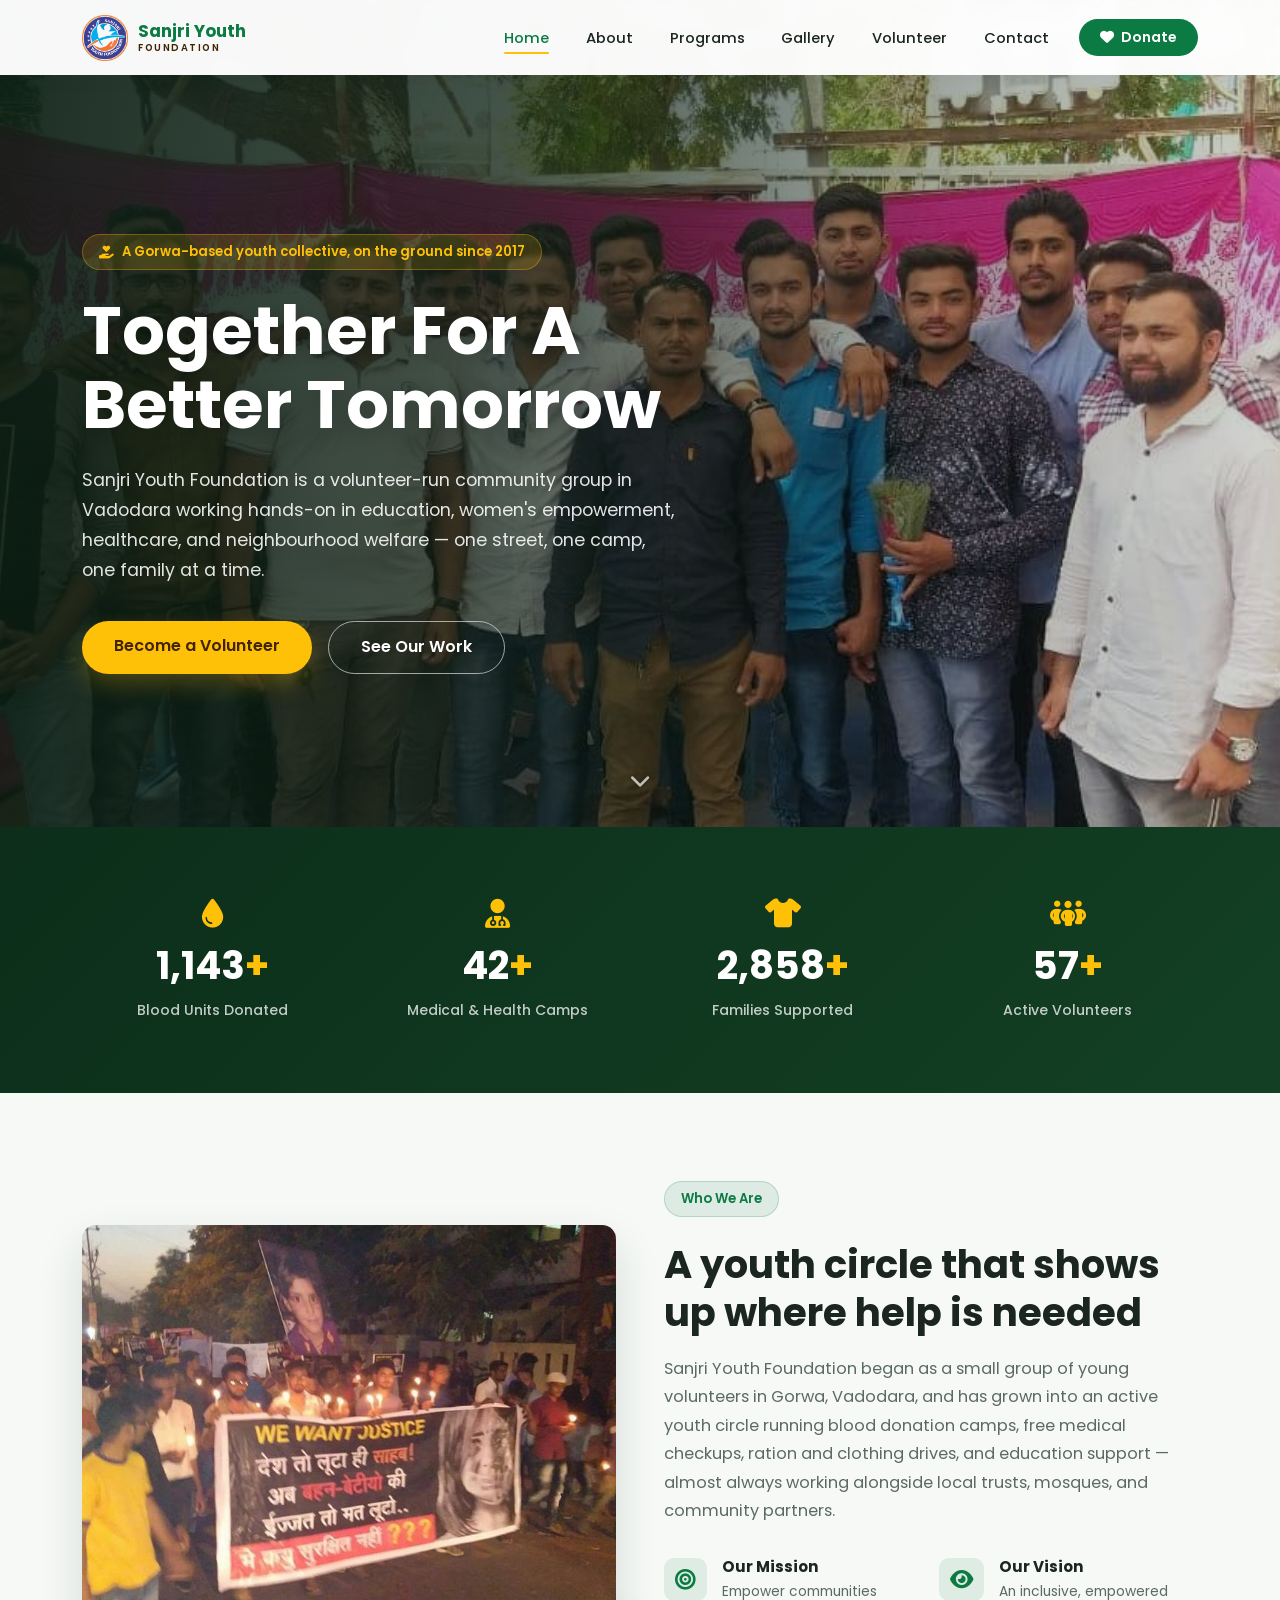
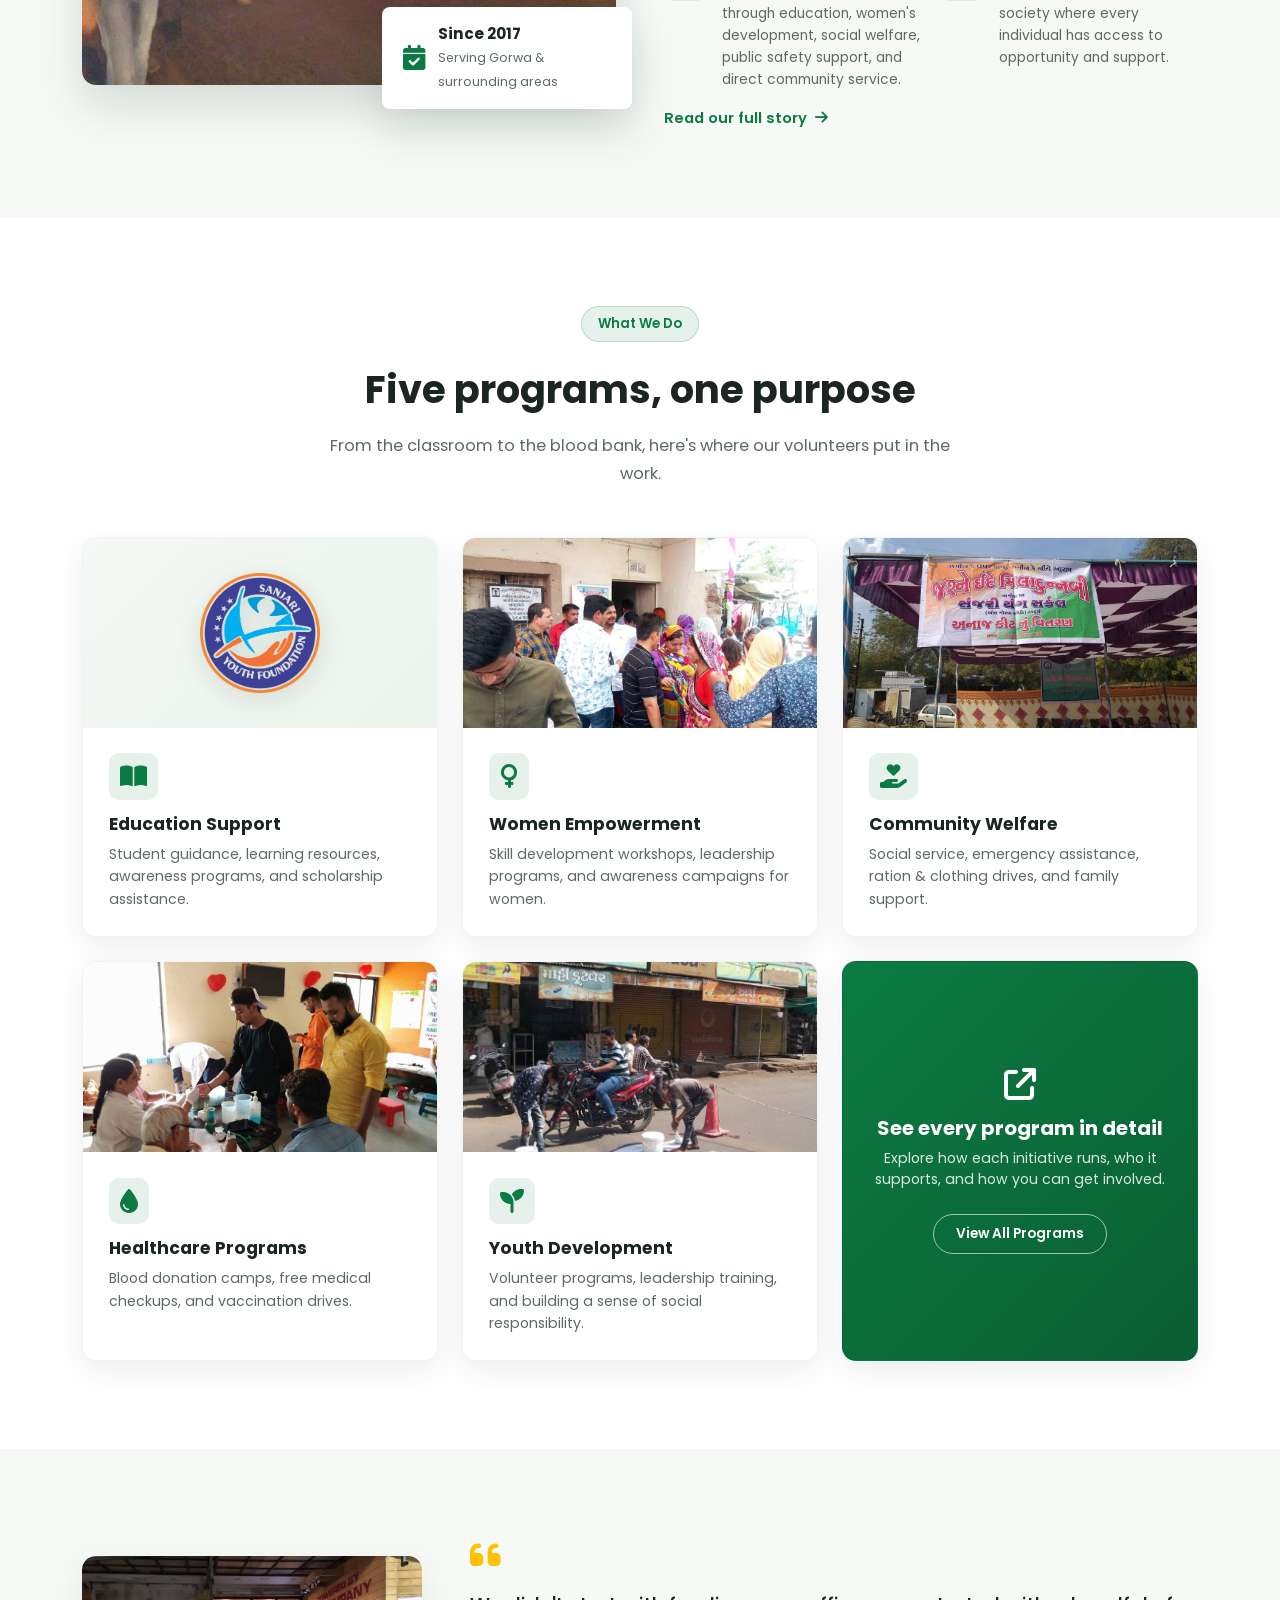
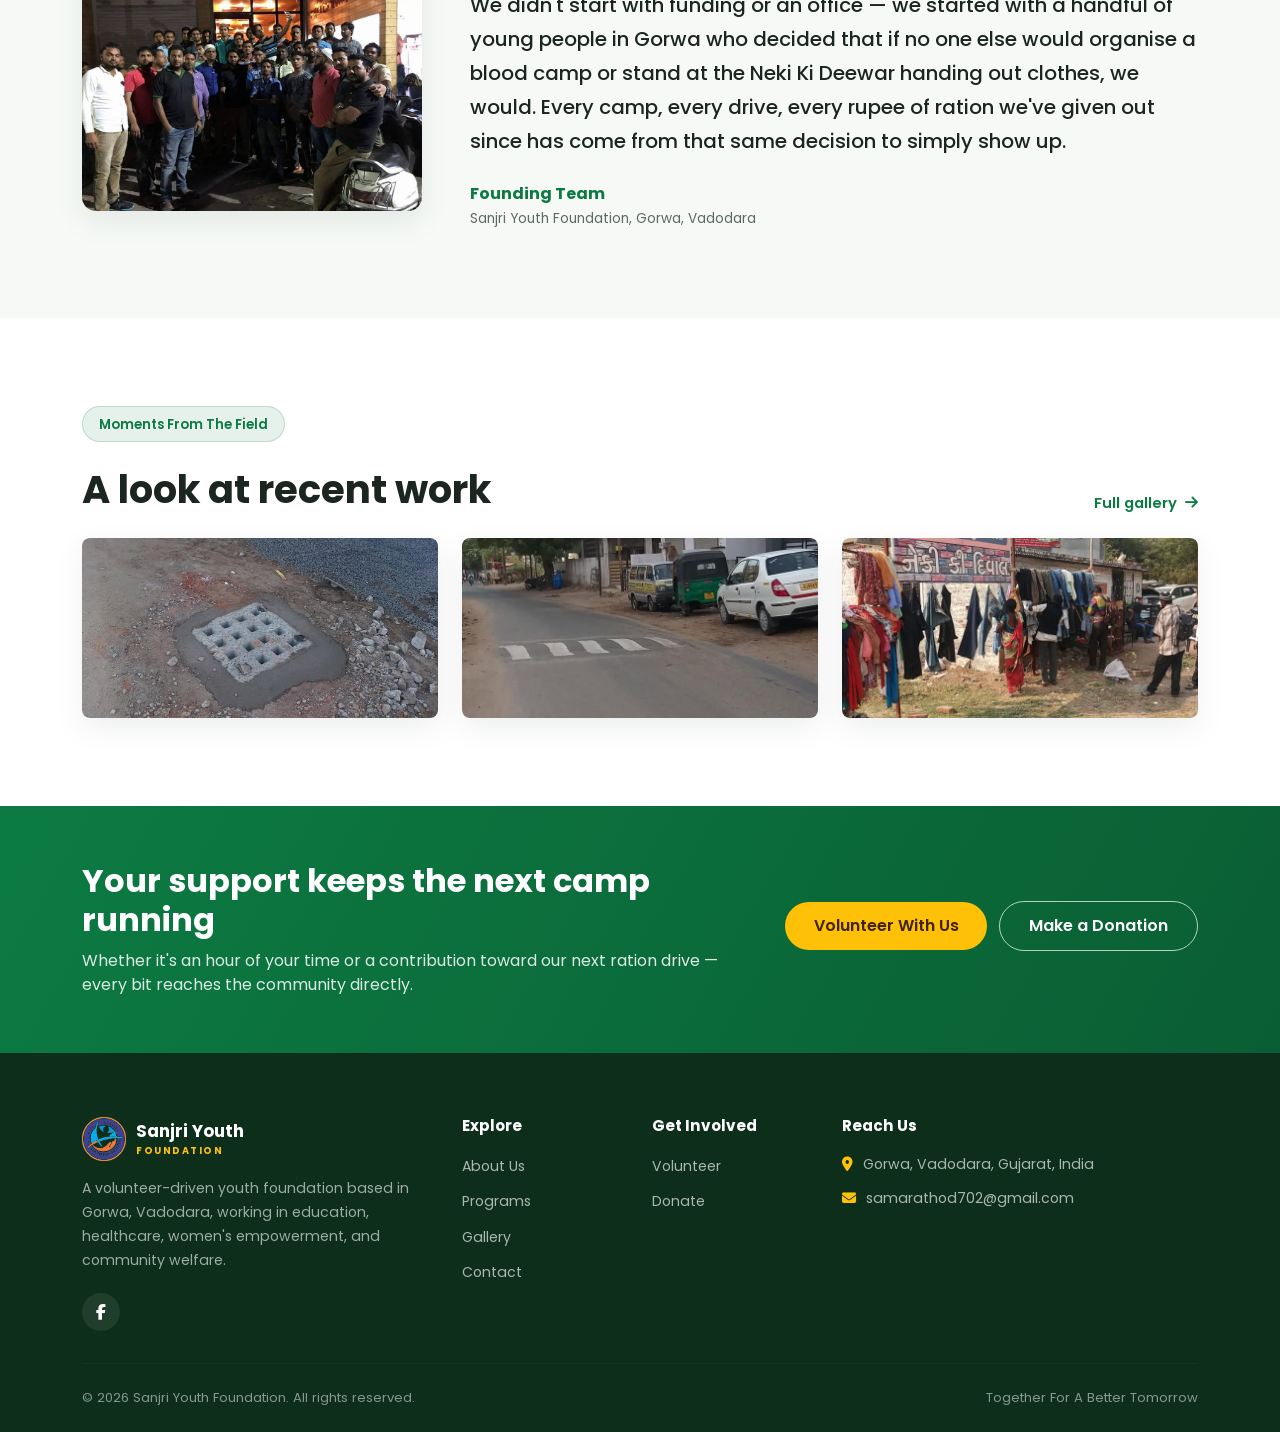
<file: index.html>
<!DOCTYPE html>
<html lang="en">
<head>
  <meta charset="UTF-8">
  <meta name="viewport" content="width=device-width, initial-scale=1.0">
  <title>Sanjri Youth Foundation | Together For A Better Tomorrow</title>
  <meta name="description" content="Sanjri Youth Foundation is a Vadodara-based youth volunteer group working on education, women's empowerment, healthcare camps, and community welfare across Gorwa.">

  <!-- Google Fonts: Poppins -->
  <link rel="preconnect" href="https://fonts.googleapis.com">
  <link rel="preconnect" href="https://fonts.gstatic.com" crossorigin>
  <link href="https://fonts.googleapis.com/css2?family=Poppins:ital,wght@0,300;0,400;0,500;0,600;0,700;0,800;1,400&display=swap" rel="stylesheet">

  <!-- Bootstrap 5 -->
  <link href="https://cdnjs.cloudflare.com/ajax/libs/bootstrap/5.3.3/css/bootstrap.min.css" rel="stylesheet">

  <!-- Font Awesome -->
  <link rel="stylesheet" href="https://cdnjs.cloudflare.com/ajax/libs/font-awesome/6.5.1/css/all.min.css">

  <!-- Custom CSS -->
  <link rel="stylesheet" href="css/style.css">
</head>
<body>

  <!-- ===== NAVBAR ===== -->
  <nav class="navbar navbar-expand-lg navbar-light fixed-top syf-navbar" id="mainNav">
    <div class="container">
      <a class="navbar-brand syf-brand" href="index.html">
        <img src="images/logo.png" alt="Sanjri Youth Foundation logo" class="syf-logo">
        <span class="syf-brand-text">
          Sanjri Youth<br><small>FOUNDATION</small>
        </span>
      </a>
      <button class="navbar-toggler" type="button" data-bs-toggle="collapse" data-bs-target="#syfNav" aria-controls="syfNav" aria-expanded="false" aria-label="Toggle navigation">
        <span class="navbar-toggler-icon"></span>
      </button>
      <div class="collapse navbar-collapse" id="syfNav">
        <ul class="navbar-nav ms-auto align-items-lg-center gap-lg-2">
          <li class="nav-item"><a class="nav-link active" href="index.html">Home</a></li>
          <li class="nav-item"><a class="nav-link" href="about.html">About</a></li>
          <li class="nav-item"><a class="nav-link" href="programs.html">Programs</a></li>
          <li class="nav-item"><a class="nav-link" href="gallery.html">Gallery</a></li>
          <li class="nav-item"><a class="nav-link" href="volunteer.html">Volunteer</a></li>
          <li class="nav-item"><a class="nav-link" href="contact.html">Contact</a></li>
          <li class="nav-item ms-lg-2">
            <a class="btn syf-btn-donate" href="donate.html"><i class="fa-solid fa-heart me-1"></i> Donate</a>
          </li>
        </ul>
      </div>
    </div>
  </nav>

  <!-- ===== HERO ===== -->
  <header class="syf-hero">
    <div class="syf-hero-bg" style="background-image: url('images/hero.jpg');"></div>
    <div class="syf-hero-overlay"></div>
    <div class="container syf-hero-content">
      <div class="row align-items-center">
        <div class="col-lg-8 syf-fade-up">
          <span class="syf-eyebrow"><i class="fa-solid fa-hand-holding-heart me-2"></i>A Gorwa-based youth collective, on the ground since 2017</span>
          <h1 class="syf-hero-title">Together For A<br>Better Tomorrow</h1>
          <p class="syf-hero-text">Sanjri Youth Foundation is a volunteer-run community group in Vadodara working hands-on in education, women's empowerment, healthcare, and neighbourhood welfare &mdash; one street, one camp, one family at a time.</p>
          <div class="syf-hero-actions">
            <a href="volunteer.html" class="btn syf-btn-primary">Become a Volunteer</a>
            <a href="programs.html" class="btn syf-btn-outline">See Our Work</a>
          </div>
        </div>
      </div>
    </div>
    <a href="#syfStats" class="syf-scroll-cue" aria-label="Scroll down">
      <i class="fa-solid fa-chevron-down"></i>
    </a>
  </header>

  <!-- ===== IMPACT COUNTERS ===== -->
  <section class="syf-stats" id="syfStats">
    <div class="container">
      <div class="row g-4 text-center">
        <div class="col-6 col-md-3">
          <div class="syf-stat-card">
            <i class="fa-solid fa-droplet syf-stat-icon"></i>
            <span class="syf-counter" data-target="1200">0</span><span class="syf-stat-suffix">+</span>
            <p class="syf-stat-label">Blood Units Donated</p>
          </div>
        </div>
        <div class="col-6 col-md-3">
          <div class="syf-stat-card">
            <i class="fa-solid fa-user-doctor syf-stat-icon"></i>
            <span class="syf-counter" data-target="45">0</span><span class="syf-stat-suffix">+</span>
            <p class="syf-stat-label">Medical &amp; Health Camps</p>
          </div>
        </div>
        <div class="col-6 col-md-3">
          <div class="syf-stat-card">
            <i class="fa-solid fa-shirt syf-stat-icon"></i>
            <span class="syf-counter" data-target="3000">0</span><span class="syf-stat-suffix">+</span>
            <p class="syf-stat-label">Families Supported</p>
          </div>
        </div>
        <div class="col-6 col-md-3">
          <div class="syf-stat-card">
            <i class="fa-solid fa-people-group syf-stat-icon"></i>
            <span class="syf-counter" data-target="60">0</span><span class="syf-stat-suffix">+</span>
            <p class="syf-stat-label">Active Volunteers</p>
          </div>
        </div>
      </div>
    </div>
  </section>

  <!-- ===== ABOUT SNAPSHOT ===== -->
  <section class="syf-section syf-about-snap">
    <div class="container">
      <div class="row align-items-center g-5">
        <div class="col-lg-6 syf-reveal">
          <div class="syf-about-img-wrap">
            <img src="images/about.jpg" alt="Sanjri Youth Foundation volunteers organising a relief distribution" class="img-fluid syf-about-img">
            <div class="syf-about-badge">
              <i class="fa-solid fa-calendar-check"></i>
              <div>
                <strong>Since 2017</strong>
                <span>Serving Gorwa &amp; surrounding areas</span>
              </div>
            </div>
          </div>
        </div>
        <div class="col-lg-6 syf-reveal">
          <span class="syf-eyebrow syf-eyebrow-dark">Who We Are</span>
          <h2 class="syf-section-title">A youth circle that shows up where help is needed</h2>
          <p class="syf-section-text">Sanjri Youth Foundation began as a small group of young volunteers in Gorwa, Vadodara, and has grown into an active youth circle running blood donation camps, free medical checkups, ration and clothing drives, and education support &mdash; almost always working alongside local trusts, mosques, and community partners.</p>
          <div class="row g-3 mt-2">
            <div class="col-sm-6">
              <div class="syf-mini-point">
                <i class="fa-solid fa-bullseye"></i>
                <div>
                  <h6>Our Mission</h6>
                  <p>Empower communities through education, women's development, social welfare, public safety support, and direct community service.</p>
                </div>
              </div>
            </div>
            <div class="col-sm-6">
              <div class="syf-mini-point">
                <i class="fa-solid fa-eye"></i>
                <div>
                  <h6>Our Vision</h6>
                  <p>An inclusive, empowered society where every individual has access to opportunity and support.</p>
                </div>
              </div>
            </div>
          </div>
          <a href="about.html" class="syf-link-arrow mt-3">Read our full story <i class="fa-solid fa-arrow-right"></i></a>
        </div>
      </div>
    </div>
  </section>

  <!-- ===== PROGRAMS PREVIEW ===== -->
  <section class="syf-section syf-programs-preview">
    <div class="container">
      <div class="text-center syf-reveal">
        <span class="syf-eyebrow syf-eyebrow-dark">What We Do</span>
        <h2 class="syf-section-title">Five programs, one purpose</h2>
        <p class="syf-section-text syf-mx-auto">From the classroom to the blood bank, here's where our volunteers put in the work.</p>
      </div>
      <div class="row g-4 mt-4">
        <div class="col-md-6 col-lg-4 syf-reveal">
          <div class="syf-program-card">
            <div class="syf-program-img syf-program-img-badge">
              <img src="images/logo.png" alt="Sanjri Youth Foundation badge" class="syf-program-badge-logo">
            </div>
            <div class="syf-program-body">
              <i class="fa-solid fa-book-open syf-program-icon"></i>
              <h5>Education Support</h5>
              <p>Student guidance, learning resources, awareness programs, and scholarship assistance.</p>
            </div>
          </div>
        </div>
        <div class="col-md-6 col-lg-4 syf-reveal">
          <div class="syf-program-card">
            <div class="syf-program-img" style="background-image:url('images/gallery3.jpg');"></div>
            <div class="syf-program-body">
              <i class="fa-solid fa-venus syf-program-icon"></i>
              <h5>Women Empowerment</h5>
              <p>Skill development workshops, leadership programs, and awareness campaigns for women.</p>
            </div>
          </div>
        </div>
        <div class="col-md-6 col-lg-4 syf-reveal">
          <div class="syf-program-card">
            <div class="syf-program-img" style="background-image:url('images/program-rations1.jpg');"></div>
            <div class="syf-program-body">
              <i class="fa-solid fa-hand-holding-heart syf-program-icon"></i>
              <h5>Community Welfare</h5>
              <p>Social service, emergency assistance, ration &amp; clothing drives, and family support.</p>
            </div>
          </div>
        </div>
        <div class="col-md-6 col-lg-4 syf-reveal">
          <div class="syf-program-card">
            <div class="syf-program-img" style="background-image:url('images/program-bloodcamp1.jpg');"></div>
            <div class="syf-program-body">
              <i class="fa-solid fa-droplet syf-program-icon"></i>
              <h5>Healthcare Programs</h5>
              <p>Blood donation camps, free medical checkups, and vaccination drives.</p>
            </div>
          </div>
        </div>
        <div class="col-md-6 col-lg-4 syf-reveal">
          <div class="syf-program-card">
            <div class="syf-program-img" style="background-image:url('images/gallery6.jpg');"></div>
            <div class="syf-program-body">
              <i class="fa-solid fa-seedling syf-program-icon"></i>
              <h5>Youth Development</h5>
              <p>Volunteer programs, leadership training, and building a sense of social responsibility.</p>
            </div>
          </div>
        </div>
        <div class="col-md-6 col-lg-4 syf-reveal">
          <div class="syf-program-card syf-program-card-cta">
            <div class="syf-program-cta-body">
              <i class="fa-solid fa-arrow-up-right-from-square mb-3" style="font-size:2rem;"></i>
              <h5>See every program in detail</h5>
              <p>Explore how each initiative runs, who it supports, and how you can get involved.</p>
              <a href="programs.html" class="btn syf-btn-light-outline mt-2">View All Programs</a>
            </div>
          </div>
        </div>
      </div>
    </div>
  </section>

  <!-- ===== FOUNDER / QUOTE ===== -->
  <section class="syf-section syf-founder">
    <div class="container">
      <div class="row align-items-center g-5">
        <div class="col-lg-4 syf-reveal">
          <img src="images/founder.jpg" alt="Founding members of Sanjri Youth Foundation" class="img-fluid syf-founder-img">
        </div>
        <div class="col-lg-8 syf-reveal">
          <i class="fa-solid fa-quote-left syf-quote-icon"></i>
          <p class="syf-quote-text">We didn't start with funding or an office &mdash; we started with a handful of young people in Gorwa who decided that if no one else would organise a blood camp or stand at the Neki Ki Deewar handing out clothes, we would. Every camp, every drive, every rupee of ration we've given out since has come from that same decision to simply show up.</p>
          <div class="syf-quote-author">
            <strong>Founding Team</strong>
            <span>Sanjri Youth Foundation, Gorwa, Vadodara</span>
          </div>
        </div>
      </div>
    </div>
  </section>

  <!-- ===== GALLERY STRIP ===== -->
<section class="syf-section syf-gallery-strip">
    <div class="container">
        <!-- Heading -->
        <div class="d-flex justify-content-between align-items-end flex-wrap gap-3 mb-4 syf-reveal">
            <div>
                <span class="syf-eyebrow syf-eyebrow-dark">
                    Moments From The Field
                </span>
                <h2 class="syf-section-title mb-0">
                    A look at recent work
                </h2>
            </div>
            <a href="gallery.html" class="syf-link-arrow">
                Full gallery <i class="fa-solid fa-arrow-right"></i>
            </a>
        </div>
        <!-- Images -->
        <div class="row g-4">

            <div class="col-md-4">
                <a href="gallery.html" class="syf-strip-item">
                    <img src="images/program-medical1.jpg" class="img-fluid rounded" alt="">
                </a>
            </div>
            <div class="col-md-4">
                <a href="gallery.html" class="syf-strip-item">
                    <img src="images/gallery5.jpg" class="img-fluid rounded" alt="">
                </a>
            </div>
            <div class="col-md-4">
                <a href="gallery.html" class="syf-strip-item">
                    <img src="images/program-clothing1.jpg" class="img-fluid rounded" alt="">
                </a>
            </div>
        </div>
    </div>
</section>

  <!-- ===== CALL TO ACTION ===== -->
  <section class="syf-cta">
    <div class="container">
      <div class="row align-items-center g-4">
        <div class="col-lg-7 syf-reveal">
          <h2>Your support keeps the next camp running</h2>
          <p>Whether it's an hour of your time or a contribution toward our next ration drive &mdash; every bit reaches the community directly.</p>
        </div>
        <div class="col-lg-5 text-lg-end syf-reveal">
          <a href="volunteer.html" class="btn syf-btn-light me-2 mb-2">Volunteer With Us</a>
          <a href="donate.html" class="btn syf-btn-outline-light mb-2">Make a Donation</a>
        </div>
      </div>
    </div>
  </section>

  <!-- ===== FOOTER ===== -->
  <footer class="syf-footer">
    <div class="container">
      <div class="row g-4">
        <div class="col-lg-4">
          <a href="index.html" class="syf-footer-brand">
            <img src="images/logo.png" alt="Sanjri Youth Foundation logo">
            <span>Sanjri Youth<br><small>FOUNDATION</small></span>
          </a>
          <p class="syf-footer-text">A volunteer-driven youth foundation based in Gorwa, Vadodara, working in education, healthcare, women's empowerment, and community welfare.</p>
          <div class="syf-social">
            <a href="https://www.facebook.com/share/17QJpF1PeW/?mibextid=wwXIfr" target="_blank" rel="noopener" aria-label="Facebook"><i class="fa-brands fa-facebook-f"></i></a>
          </div>
        </div>
        <div class="col-lg-2 col-md-4 col-6">
          <h6 class="syf-footer-heading">Explore</h6>
          <ul class="syf-footer-links">
            <li><a href="about.html">About Us</a></li>
            <li><a href="programs.html">Programs</a></li>
            <li><a href="gallery.html">Gallery</a></li>
            <li><a href="contact.html">Contact</a></li>
          </ul>
        </div>
        <div class="col-lg-2 col-md-4 col-6">
          <h6 class="syf-footer-heading">Get Involved</h6>
          <ul class="syf-footer-links">
            <li><a href="volunteer.html">Volunteer</a></li>
            <li><a href="donate.html">Donate</a></li>
          </ul>
        </div>
        <div class="col-lg-4 col-md-4">
          <h6 class="syf-footer-heading">Reach Us</h6>
          <ul class="syf-footer-contact">
            <li><i class="fa-solid fa-location-dot"></i> Gorwa, Vadodara, Gujarat, India</li>
            <li><i class="fa-solid fa-envelope"></i>samarathod702@gmail.com</li>
          </ul>
        </div>
      </div>
      <hr class="syf-footer-divider">
      <div class="d-flex flex-column flex-sm-row justify-content-between align-items-center gap-2">
        <p class="syf-footer-copy mb-0">&copy; <span id="syfYear"></span> Sanjri Youth Foundation. All rights reserved.</p>
        <p class="syf-footer-copy mb-0">Together For A Better Tomorrow</p>
      </div>
    </div>
  </footer>

  <!-- Scroll to top -->
  <button id="syfScrollTop" class="syf-scroll-top" aria-label="Scroll to top">
    <i class="fa-solid fa-arrow-up"></i>
  </button>

  <!-- Bootstrap JS -->
  <script src="https://cdnjs.cloudflare.com/ajax/libs/bootstrap/5.3.3/js/bootstrap.bundle.min.js"></script>
  <script src="js/script.js"></script>
</body>
</html>
</file>
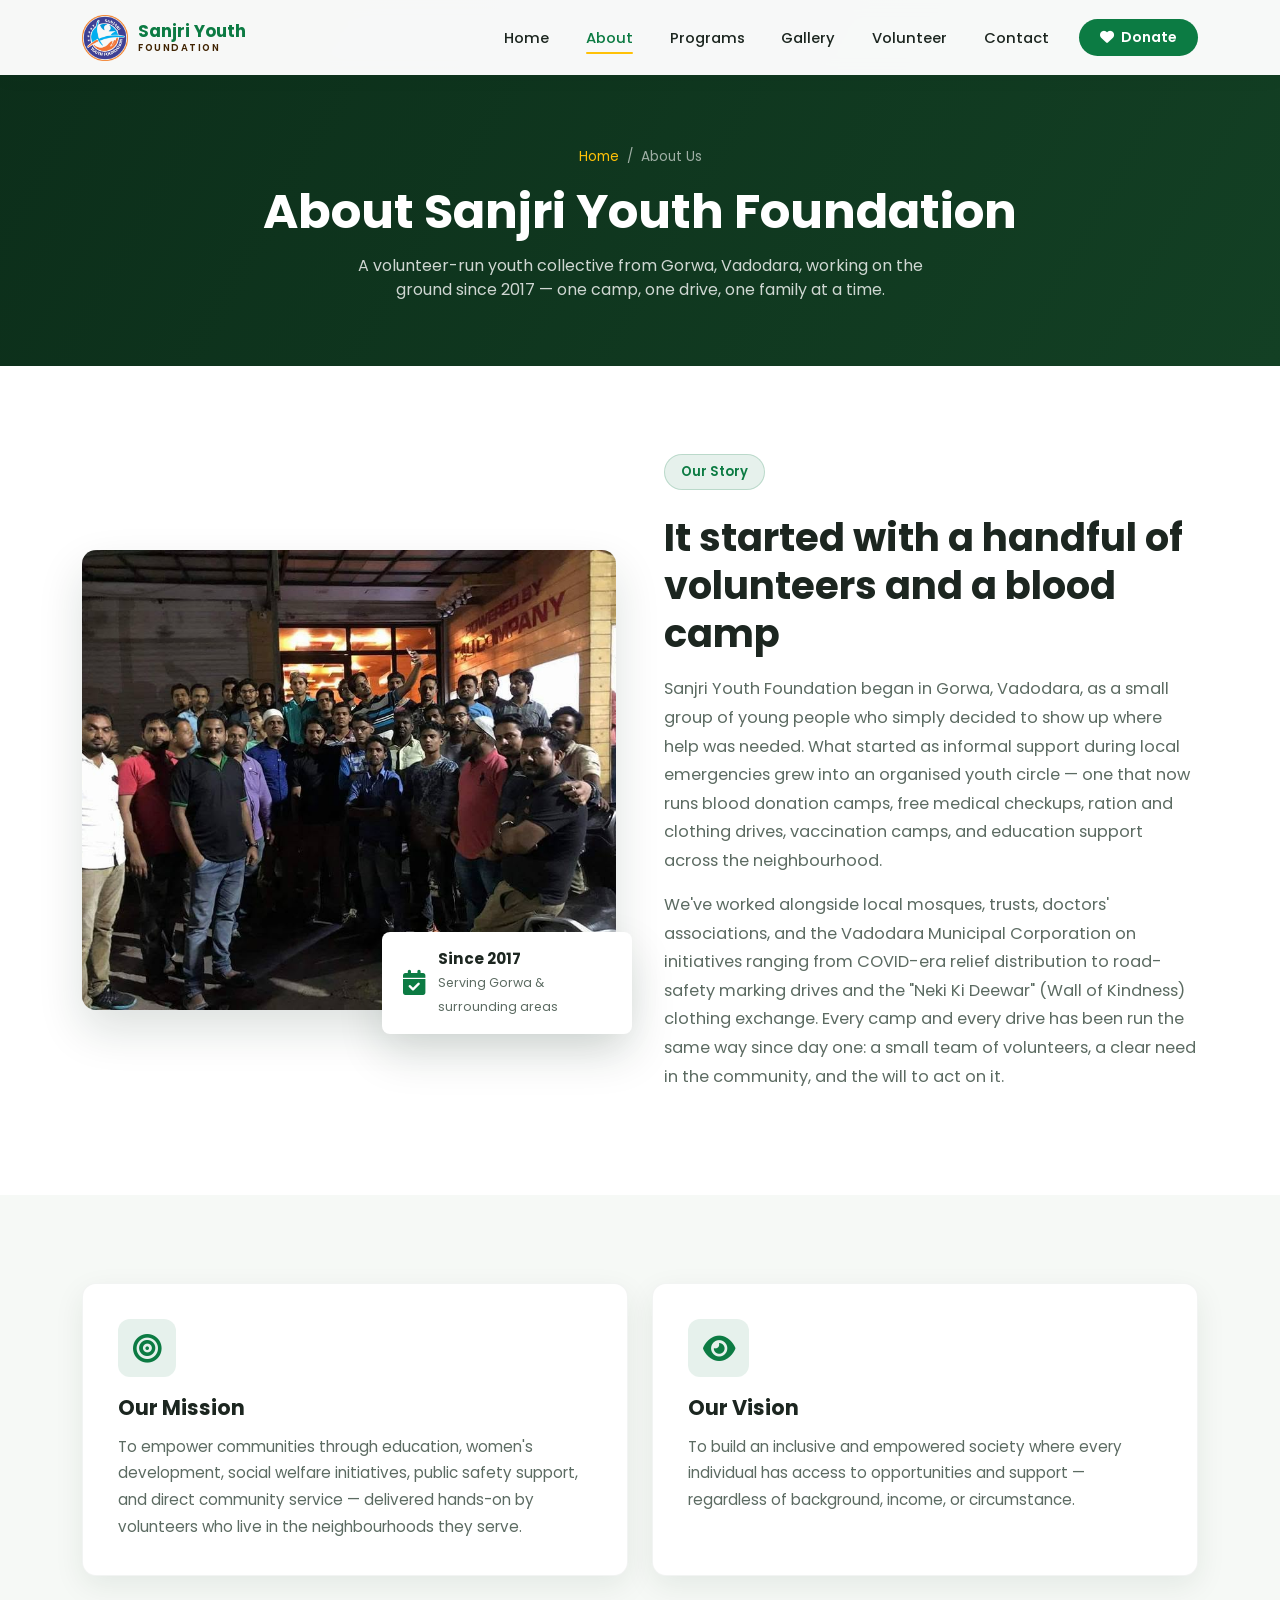
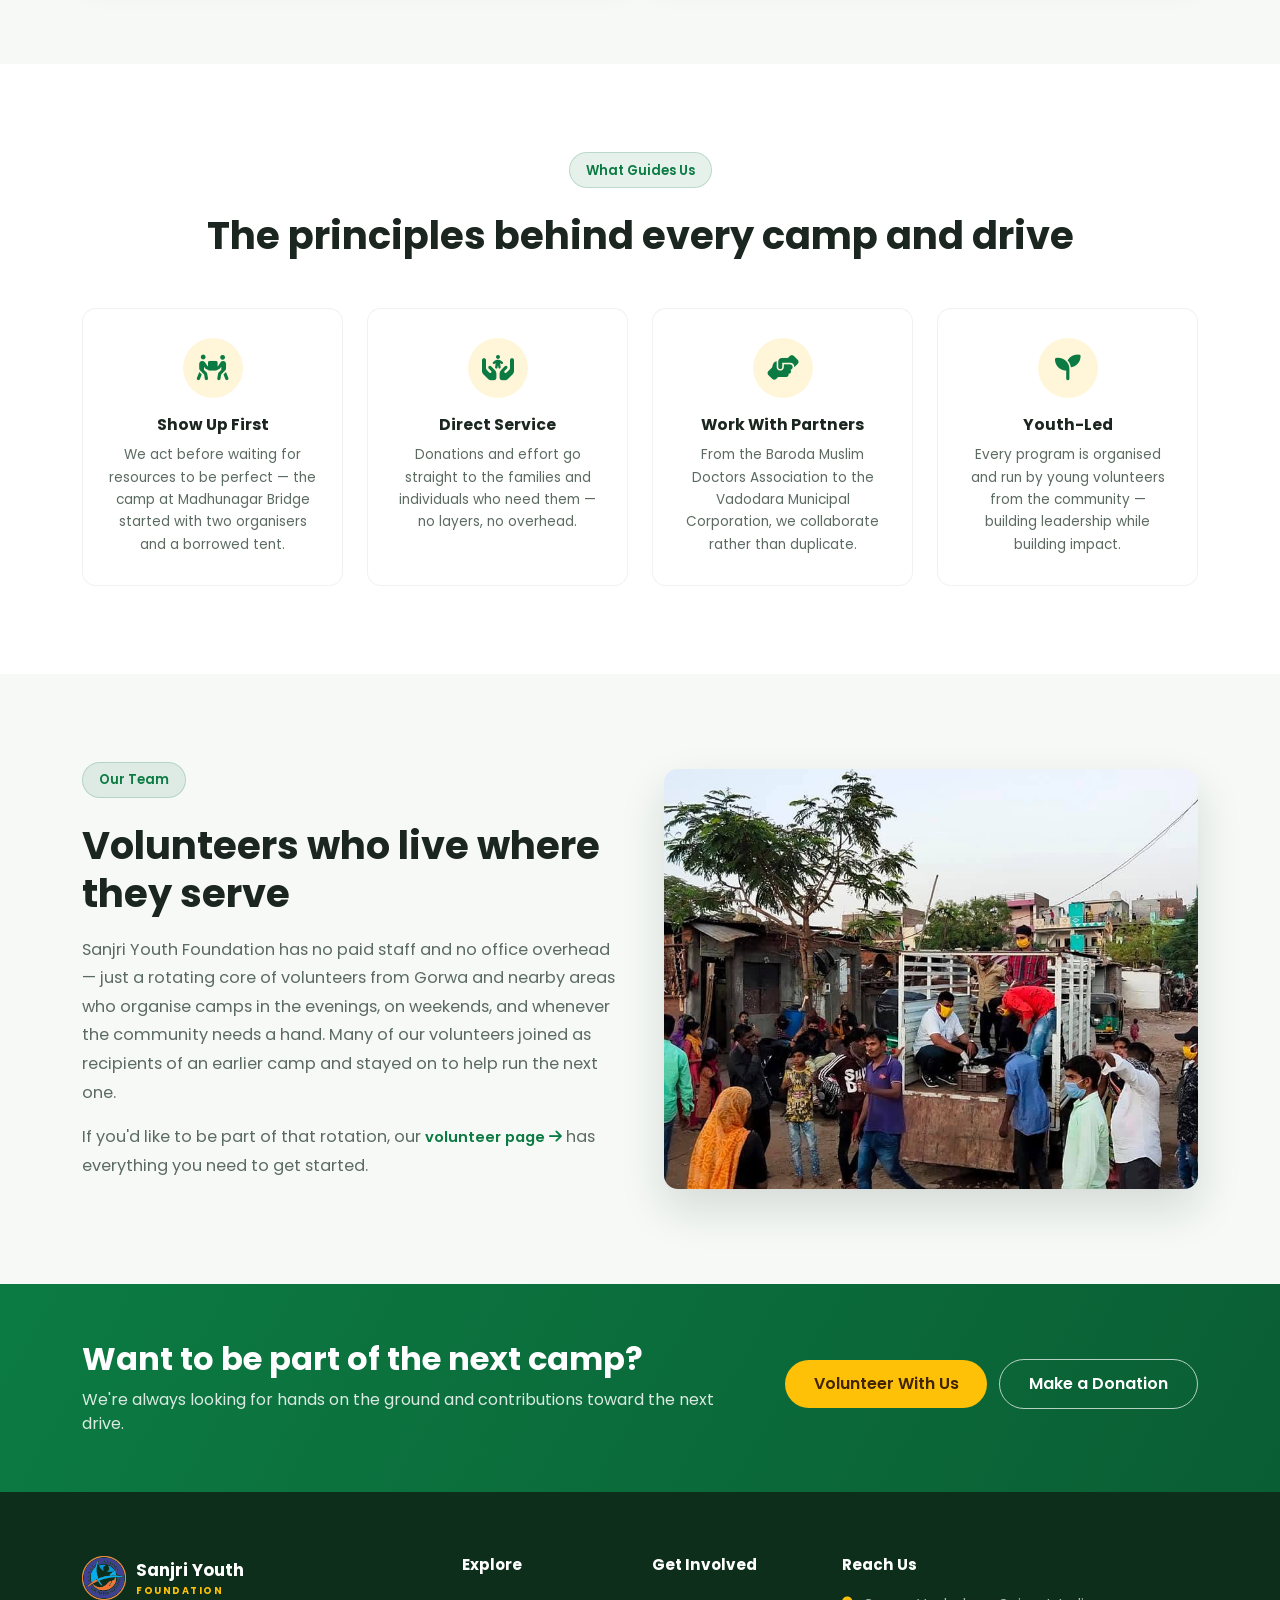
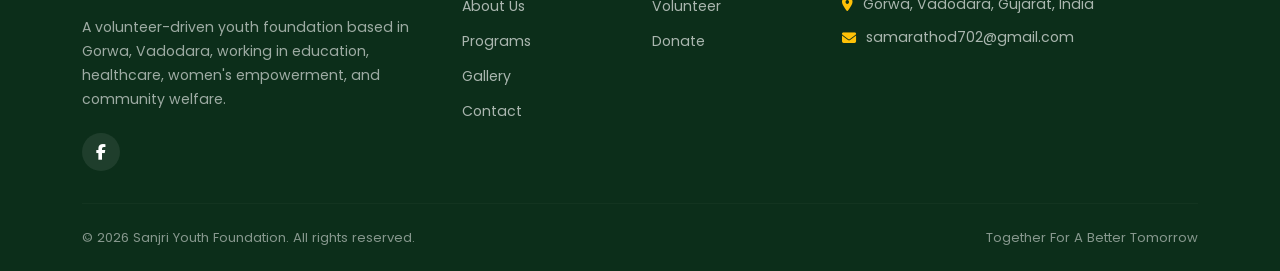
<file: about.html>
<!DOCTYPE html>
<html lang="en">
<head>
  <meta charset="UTF-8">
  <meta name="viewport" content="width=device-width, initial-scale=1.0">
  <title>About Us | Sanjri Youth Foundation</title>
  <meta name="description" content="Learn about Sanjri Youth Foundation's story, mission, vision, and the volunteer team working across Gorwa, Vadodara since 2017.">

  <link rel="preconnect" href="https://fonts.googleapis.com">
  <link rel="preconnect" href="https://fonts.gstatic.com" crossorigin>
  <link href="https://fonts.googleapis.com/css2?family=Poppins:ital,wght@0,300;0,400;0,500;0,600;0,700;0,800;1,400&display=swap" rel="stylesheet">

  <link href="https://cdnjs.cloudflare.com/ajax/libs/bootstrap/5.3.3/css/bootstrap.min.css" rel="stylesheet">
  <link rel="stylesheet" href="https://cdnjs.cloudflare.com/ajax/libs/font-awesome/6.5.1/css/all.min.css">
  <link rel="stylesheet" href="css/style.css">
</head>
<body>

  <!-- ===== NAVBAR ===== -->
  <nav class="navbar navbar-expand-lg navbar-light fixed-top syf-navbar" id="mainNav">
    <div class="container">
      <a class="navbar-brand syf-brand" href="index.html">
        <img src="images/logo.png" alt="Sanjri Youth Foundation logo" class="syf-logo">
        <span class="syf-brand-text">
          Sanjri Youth<br><small>FOUNDATION</small>
        </span>
      </a>
      <button class="navbar-toggler" type="button" data-bs-toggle="collapse" data-bs-target="#syfNav" aria-controls="syfNav" aria-expanded="false" aria-label="Toggle navigation">
        <span class="navbar-toggler-icon"></span>
      </button>
      <div class="collapse navbar-collapse" id="syfNav">
        <ul class="navbar-nav ms-auto align-items-lg-center gap-lg-2">
          <li class="nav-item"><a class="nav-link" href="index.html">Home</a></li>
          <li class="nav-item"><a class="nav-link active" href="about.html">About</a></li>
          <li class="nav-item"><a class="nav-link" href="programs.html">Programs</a></li>
          <li class="nav-item"><a class="nav-link" href="gallery.html">Gallery</a></li>
          <li class="nav-item"><a class="nav-link" href="volunteer.html">Volunteer</a></li>
          <li class="nav-item"><a class="nav-link" href="contact.html">Contact</a></li>
          <li class="nav-item ms-lg-2">
            <a class="btn syf-btn-donate" href="donate.html"><i class="fa-solid fa-heart me-1"></i> Donate</a>
          </li>
        </ul>
      </div>
    </div>
  </nav>

  <!-- ===== PAGE HEADER ===== -->
  <header class="syf-page-header">
    <div class="container">
      <div class="syf-breadcrumb justify-content-center">
        <a href="index.html">Home</a> <span>/</span> <span>About Us</span>
      </div>
      <h1>About Sanjri Youth Foundation</h1>
      <p>A volunteer-run youth collective from Gorwa, Vadodara, working on the ground since 2017 — one camp, one drive, one family at a time.</p>
    </div>
  </header>

  <!-- ===== OUR STORY ===== -->
  <section class="syf-section">
    <div class="container">
      <div class="row align-items-center g-5">
        <div class="col-lg-6 syf-reveal">
          <div class="syf-about-img-wrap">
            <img src="images/founder.jpg" alt="Founding members of Sanjri Youth Foundation at an evening meet-up" class="img-fluid syf-about-img">
            <div class="syf-about-badge">
              <i class="fa-solid fa-calendar-check"></i>
              <div>
                <strong>Since 2017</strong>
                <span>Serving Gorwa &amp; surrounding areas</span>
              </div>
            </div>
          </div>
        </div>
        <div class="col-lg-6 syf-reveal">
          <span class="syf-eyebrow syf-eyebrow-dark">Our Story</span>
          <h2 class="syf-section-title">It started with a handful of volunteers and a blood camp</h2>
          <p class="syf-section-text">Sanjri Youth Foundation began in Gorwa, Vadodara, as a small group of young people who simply decided to show up where help was needed. What started as informal support during local emergencies grew into an organised youth circle &mdash; one that now runs blood donation camps, free medical checkups, ration and clothing drives, vaccination camps, and education support across the neighbourhood.</p>
          <p class="syf-section-text">We've worked alongside local mosques, trusts, doctors' associations, and the Vadodara Municipal Corporation on initiatives ranging from COVID-era relief distribution to road-safety marking drives and the "Neki Ki Deewar" (Wall of Kindness) clothing exchange. Every camp and every drive has been run the same way since day one: a small team of volunteers, a clear need in the community, and the will to act on it.</p>
        </div>
      </div>
    </div>
  </section>

  <!-- ===== MISSION & VISION ===== -->
  <section class="syf-section syf-about-snap">
    <div class="container">
      <div class="row g-4">
        <div class="col-lg-6 syf-reveal">
          <div class="syf-mv-card">
            <i class="fa-solid fa-bullseye syf-mv-icon"></i>
            <h3>Our Mission</h3>
            <p>To empower communities through education, women's development, social welfare initiatives, public safety support, and direct community service &mdash; delivered hands-on by volunteers who live in the neighbourhoods they serve.</p>
          </div>
        </div>
        <div class="col-lg-6 syf-reveal">
          <div class="syf-mv-card">
            <i class="fa-solid fa-eye syf-mv-icon"></i>
            <h3>Our Vision</h3>
            <p>To build an inclusive and empowered society where every individual has access to opportunities and support &mdash; regardless of background, income, or circumstance.</p>
          </div>
        </div>
      </div>
    </div>
  </section>

  <!-- ===== WHAT GUIDES US (VALUES) ===== -->
  <section class="syf-section">
    <div class="container">
      <div class="text-center syf-reveal">
        <span class="syf-eyebrow syf-eyebrow-dark">What Guides Us</span>
        <h2 class="syf-section-title">The principles behind every camp and drive</h2>
      </div>
      <div class="row g-4 mt-4">
        <div class="col-md-6 col-lg-3 syf-reveal">
          <div class="syf-value-card">
            <i class="fa-solid fa-people-carry-box"></i>
            <h6>Show Up First</h6>
            <p>We act before waiting for resources to be perfect &mdash; the camp at Madhunagar Bridge started with two organisers and a borrowed tent.</p>
          </div>
        </div>
        <div class="col-md-6 col-lg-3 syf-reveal">
          <div class="syf-value-card">
            <i class="fa-solid fa-hands-holding-child"></i>
            <h6>Direct Service</h6>
            <p>Donations and effort go straight to the families and individuals who need them &mdash; no layers, no overhead.</p>
          </div>
        </div>
        <div class="col-md-6 col-lg-3 syf-reveal">
          <div class="syf-value-card">
            <i class="fa-solid fa-handshake-angle"></i>
            <h6>Work With Partners</h6>
            <p>From the Baroda Muslim Doctors Association to the Vadodara Municipal Corporation, we collaborate rather than duplicate.</p>
          </div>
        </div>
        <div class="col-md-6 col-lg-3 syf-reveal">
          <div class="syf-value-card">
            <i class="fa-solid fa-seedling"></i>
            <h6>Youth-Led</h6>
            <p>Every program is organised and run by young volunteers from the community &mdash; building leadership while building impact.</p>
          </div>
        </div>
      </div>
    </div>
  </section>

  <!-- ===== TEAM IN ACTION ===== -->
  <section class="syf-section syf-about-snap">
    <div class="container">
      <div class="row align-items-center g-5">
        <div class="col-lg-6 syf-reveal order-lg-2">
          <img src="images/team1.jpg" alt="Sanjri Youth Foundation volunteers distributing relief supplies in Gorwa" class="img-fluid syf-team-img">
        </div>
        <div class="col-lg-6 syf-reveal order-lg-1">
          <span class="syf-eyebrow syf-eyebrow-dark">Our Team</span>
          <h2 class="syf-section-title">Volunteers who live where they serve</h2>
          <p class="syf-section-text">Sanjri Youth Foundation has no paid staff and no office overhead &mdash; just a rotating core of volunteers from Gorwa and nearby areas who organise camps in the evenings, on weekends, and whenever the community needs a hand. Many of our volunteers joined as recipients of an earlier camp and stayed on to help run the next one.</p>
          <p class="syf-section-text">If you'd like to be part of that rotation, our <a href="volunteer.html" class="syf-link-arrow d-inline">volunteer page <i class="fa-solid fa-arrow-right"></i></a> has everything you need to get started.</p>
        </div>
      </div>
    </div>
  </section>

  <!-- ===== CALL TO ACTION ===== -->
  <section class="syf-cta">
    <div class="container">
      <div class="row align-items-center g-4">
        <div class="col-lg-7 syf-reveal">
          <h2>Want to be part of the next camp?</h2>
          <p>We're always looking for hands on the ground and contributions toward the next drive.</p>
        </div>
        <div class="col-lg-5 text-lg-end syf-reveal">
          <a href="volunteer.html" class="btn syf-btn-light me-2 mb-2">Volunteer With Us</a>
          <a href="donate.html" class="btn syf-btn-outline-light mb-2">Make a Donation</a>
        </div>
      </div>
    </div>
  </section>

  <!-- ===== FOOTER ===== -->
  <footer class="syf-footer">
    <div class="container">
      <div class="row g-4">
        <div class="col-lg-4">
          <a href="index.html" class="syf-footer-brand">
            <img src="images/logo.png" alt="Sanjri Youth Foundation logo">
            <span>Sanjri Youth<br><small>FOUNDATION</small></span>
          </a>
          <p class="syf-footer-text">A volunteer-driven youth foundation based in Gorwa, Vadodara, working in education, healthcare, women's empowerment, and community welfare.</p>
          <div class="syf-social">
            <a href="https://www.facebook.com/share/17QJpF1PeW/?mibextid=wwXIfr" target="_blank" rel="noopener" aria-label="Facebook"><i class="fa-brands fa-facebook-f"></i></a>
          </div>
        </div>
        <div class="col-lg-2 col-md-4 col-6">
          <h6 class="syf-footer-heading">Explore</h6>
          <ul class="syf-footer-links">
            <li><a href="about.html">About Us</a></li>
            <li><a href="programs.html">Programs</a></li>
            <li><a href="gallery.html">Gallery</a></li>
            <li><a href="contact.html">Contact</a></li>
          </ul>
        </div>
        <div class="col-lg-2 col-md-4 col-6">
          <h6 class="syf-footer-heading">Get Involved</h6>
          <ul class="syf-footer-links">
            <li><a href="volunteer.html">Volunteer</a></li>
            <li><a href="donate.html">Donate</a></li>
          </ul>
        </div>
        <div class="col-lg-4 col-md-4">
          <h6 class="syf-footer-heading">Reach Us</h6>
          <ul class="syf-footer-contact">
            <li><i class="fa-solid fa-location-dot"></i> Gorwa, Vadodara, Gujarat, India</li>
            <li><i class="fa-solid fa-envelope"></i> samarathod702@gmail.com</li>
          </ul>
        </div>
      </div>
      <hr class="syf-footer-divider">
      <div class="d-flex flex-column flex-sm-row justify-content-between align-items-center gap-2">
        <p class="syf-footer-copy mb-0">&copy; <span id="syfYear"></span> Sanjri Youth Foundation. All rights reserved.</p>
        <p class="syf-footer-copy mb-0">Together For A Better Tomorrow</p>
      </div>
    </div>
  </footer>

  <button id="syfScrollTop" class="syf-scroll-top" aria-label="Scroll to top">
    <i class="fa-solid fa-arrow-up"></i>
  </button>

  <script src="https://cdnjs.cloudflare.com/ajax/libs/bootstrap/5.3.3/js/bootstrap.bundle.min.js"></script>
  <script src="js/script.js"></script>
</body>
</html>
</file>
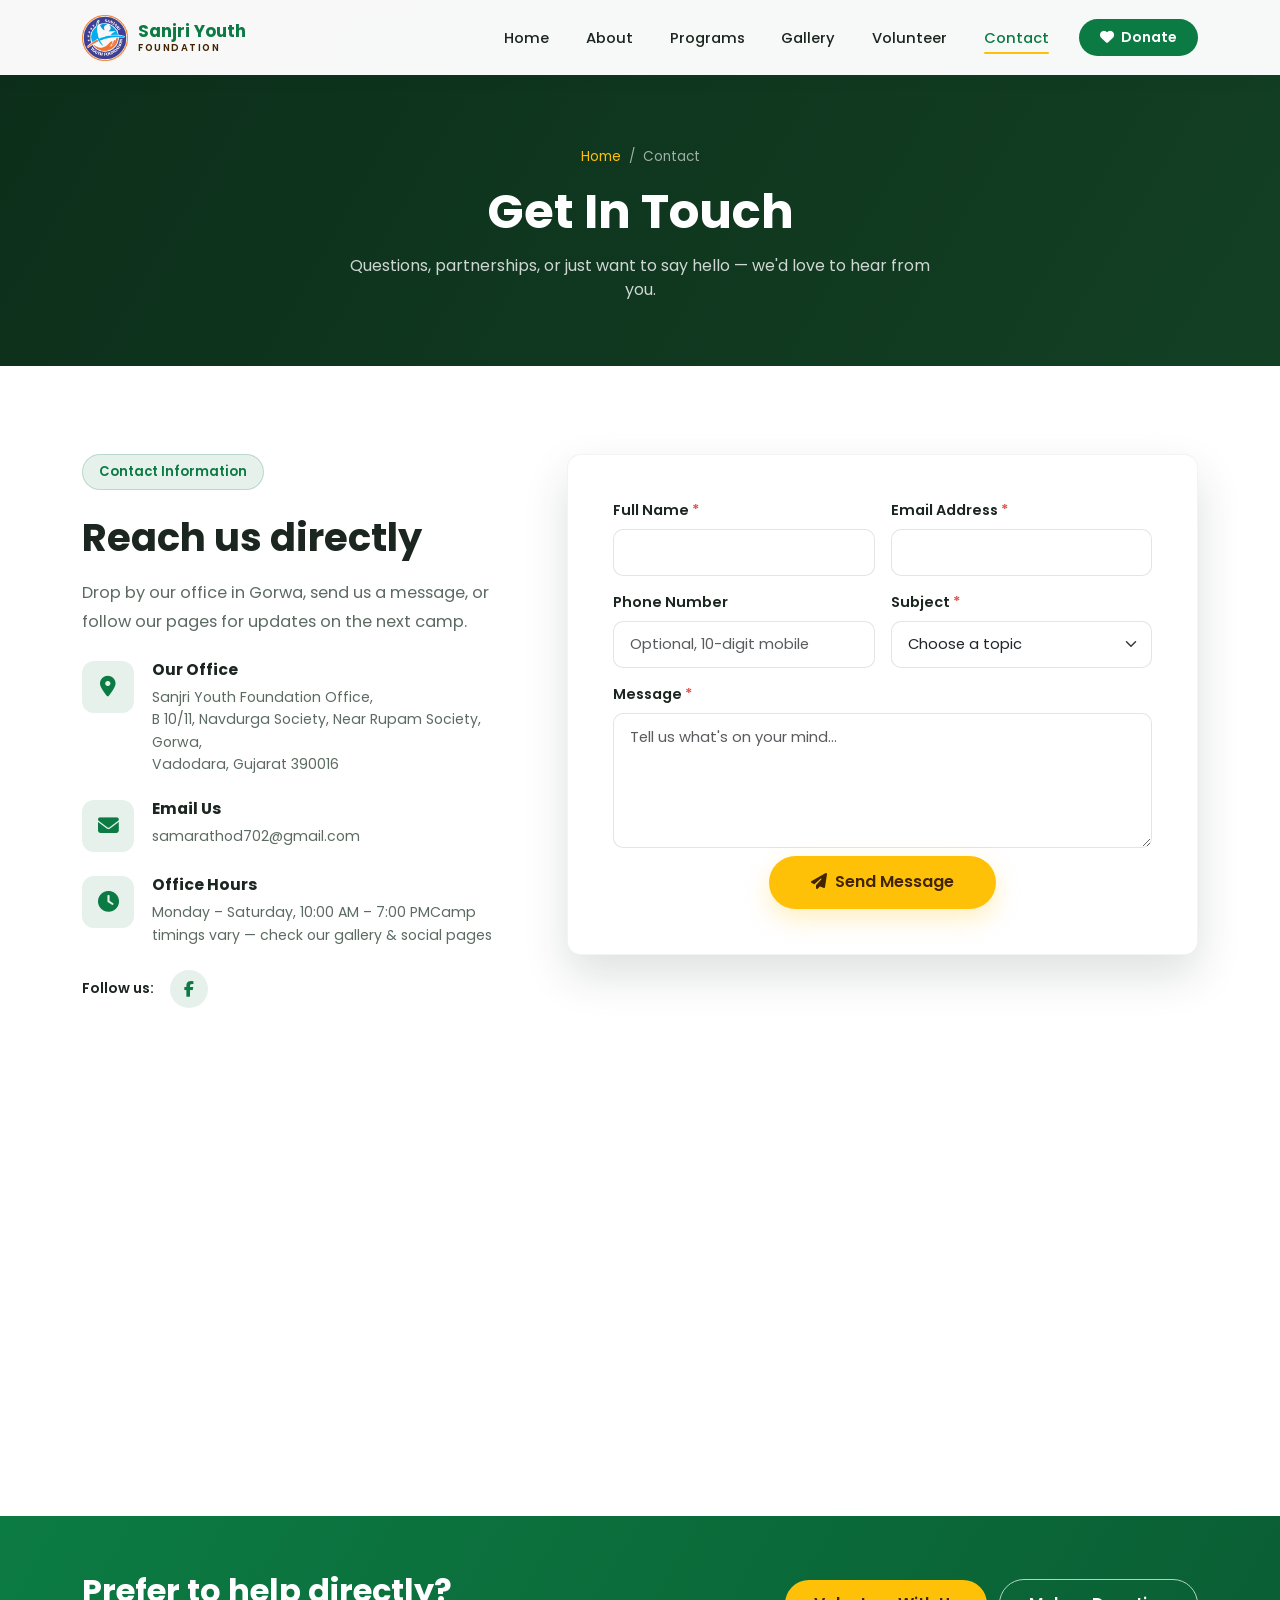
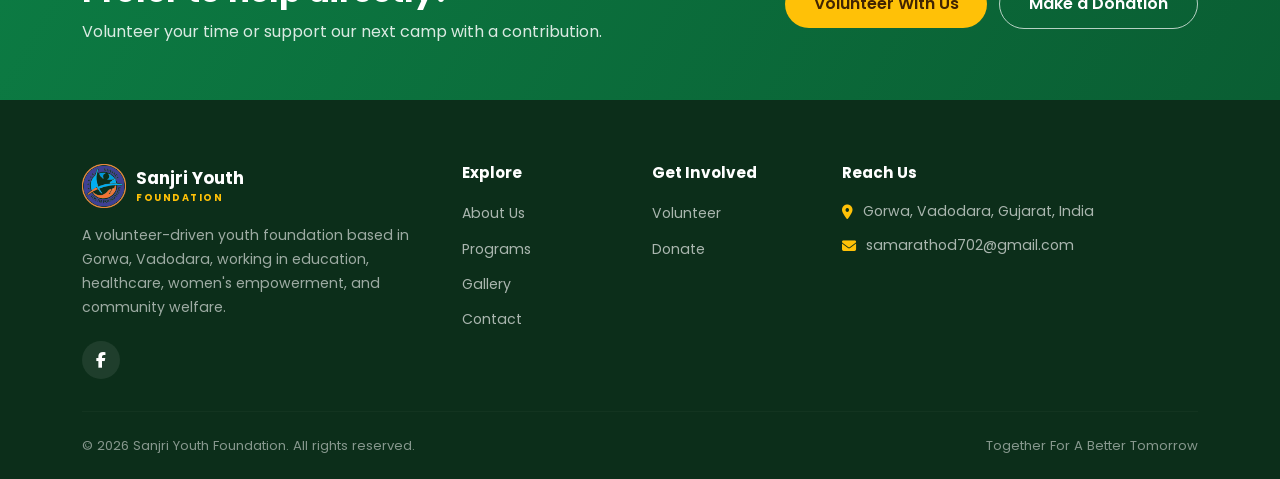
<file: contact.html>
<!DOCTYPE html>
<html lang="en">
<head>
  <meta charset="UTF-8">
  <meta name="viewport" content="width=device-width, initial-scale=1.0">
  <title>Contact Us | Sanjri Youth Foundation</title>
  <meta name="description" content="Get in touch with Sanjri Youth Foundation in Gorwa, Vadodara. Reach out for camps, partnerships, volunteering, or general queries.">

  <link rel="preconnect" href="https://fonts.googleapis.com">
  <link rel="preconnect" href="https://fonts.gstatic.com" crossorigin>
  <link href="https://fonts.googleapis.com/css2?family=Poppins:ital,wght@0,300;0,400;0,500;0,600;0,700;0,800;1,400&display=swap" rel="stylesheet">

  <link href="https://cdnjs.cloudflare.com/ajax/libs/bootstrap/5.3.3/css/bootstrap.min.css" rel="stylesheet">
  <link rel="stylesheet" href="https://cdnjs.cloudflare.com/ajax/libs/font-awesome/6.5.1/css/all.min.css">
  <link rel="stylesheet" href="css/style.css">
</head>
<body>

  <!-- ===== NAVBAR ===== -->
  <nav class="navbar navbar-expand-lg navbar-light fixed-top syf-navbar" id="mainNav">
    <div class="container">
      <a class="navbar-brand syf-brand" href="index.html">
        <img src="images/logo.png" alt="Sanjri Youth Foundation logo" class="syf-logo">
        <span class="syf-brand-text">
          Sanjri Youth<br><small>FOUNDATION</small>
        </span>
      </a>
      <button class="navbar-toggler" type="button" data-bs-toggle="collapse" data-bs-target="#syfNav" aria-controls="syfNav" aria-expanded="false" aria-label="Toggle navigation">
        <span class="navbar-toggler-icon"></span>
      </button>
      <div class="collapse navbar-collapse" id="syfNav">
        <ul class="navbar-nav ms-auto align-items-lg-center gap-lg-2">
          <li class="nav-item"><a class="nav-link" href="index.html">Home</a></li>
          <li class="nav-item"><a class="nav-link" href="about.html">About</a></li>
          <li class="nav-item"><a class="nav-link" href="programs.html">Programs</a></li>
          <li class="nav-item"><a class="nav-link" href="gallery.html">Gallery</a></li>
          <li class="nav-item"><a class="nav-link" href="volunteer.html">Volunteer</a></li>
          <li class="nav-item"><a class="nav-link active" href="contact.html">Contact</a></li>
          <li class="nav-item ms-lg-2">
            <a class="btn syf-btn-donate" href="donate.html"><i class="fa-solid fa-heart me-1"></i> Donate</a>
          </li>
        </ul>
      </div>
    </div>
  </nav>

  <!-- ===== PAGE HEADER ===== -->
  <header class="syf-page-header">
    <div class="container">
      <div class="syf-breadcrumb justify-content-center">
        <a href="index.html">Home</a> <span>/</span> <span>Contact</span>
      </div>
      <h1>Get In Touch</h1>
      <p>Questions, partnerships, or just want to say hello &mdash; we'd love to hear from you.</p>
    </div>
  </header>

  <!-- ===== CONTACT INFO + FORM ===== -->
  <section class="syf-section">
    <div class="container">
      <div class="row g-5">

        <!-- Contact Info -->
        <div class="col-lg-5 syf-reveal">
          <span class="syf-eyebrow syf-eyebrow-dark">Contact Information</span>
          <h2 class="syf-section-title">Reach us directly</h2>
          <p class="syf-section-text mb-4">Drop by our office in Gorwa, send us a message, or follow our pages for updates on the next camp.</p>

          <div class="syf-contact-card">
            <i class="fa-solid fa-location-dot"></i>
            <div>
              <h6>Our Office</h6>
              <p>Sanjri Youth Foundation Office,<br>B 10/11, Navdurga Society, Near Rupam Society, Gorwa,<br>Vadodara, Gujarat 390016</p>
            </div>
          </div>

          <div class="syf-contact-card">
            <i class="fa-solid fa-envelope"></i>
            <div>
              <h6>Email Us</h6>
              <p>samarathod702@gmail.com</p>
            </div>
          </div>

          <div class="syf-contact-card">
            <i class="fa-solid fa-clock"></i>
            <div>
              <h6>Office Hours</h6>
              <p>Monday &ndash; Saturday, 10:00 AM &ndash; 7:00 PM<bsar>Camp timings vary &mdash; check our gallery &amp; social pages</p>
            </div>
          </div>

          <div class="syf-contact-social">
            <span>Follow us:</span>
            <div class="syf-social">
              <a href="https://www.facebook.com/share/17QJpF1PeW/?mibextid=wwXIfr" target="_blank" rel="noopener" aria-label="Facebook"><i class="fa-brands fa-facebook-f"></i></a>
            </div>
          </div>
        </div>

        <!-- Contact Form -->
        <div class="col-lg-7 syf-reveal">
          <div class="syf-form-card">

            <div id="syfContactFormSuccess" class="syf-alert-success" role="alert">
              <i class="fa-solid fa-circle-check"></i>
              <div>
                <strong>Message sent!</strong>
                <span>Thanks for reaching out &mdash; we'll get back to you as soon as we can.</span>
              </div>
              <button type="button" class="syf-alert-close" aria-label="Close"><i class="fa-solid fa-xmark"></i></button>
            </div>

            <form id="syfContactForm" class="syf-form" data-success-target="syfContactFormSuccess" novalidate>
              <div class="row g-3">
                <div class="col-md-6">
                  <label for="conName" class="syf-form-label">Full Name <span>*</span></label>
                  <input type="text" class="form-control syf-form-control" id="conName" name="conName" required minlength="2">
                  <div class="syf-form-feedback">Please enter your full name.</div>
                </div>
                <div class="col-md-6">
                  <label for="conEmail" class="syf-form-label">Email Address <span>*</span></label>
                  <input type="email" class="form-control syf-form-control" id="conEmail" name="conEmail" required>
                  <div class="syf-form-feedback">Please enter a valid email address.</div>
                </div>
                <div class="col-md-6">
                  <label for="conPhone" class="syf-form-label">Phone Number</label>
                  <input type="tel" class="form-control syf-form-control" id="conPhone" name="conPhone" pattern="[0-9]{10}" placeholder="Optional, 10-digit mobile">
                  <div class="syf-form-feedback">Please enter a valid 10-digit phone number.</div>
                </div>
                <div class="col-md-6">
                  <label for="conSubject" class="syf-form-label">Subject <span>*</span></label>
                  <select class="form-select syf-form-control" id="conSubject" name="conSubject" required>
                    <option value="" selected disabled>Choose a topic</option>
                    <option value="volunteer">Volunteering</option>
                    <option value="donation">Donations</option>
                    <option value="partnership">Partnership / Collaboration</option>
                    <option value="media">Media / Press</option>
                    <option value="general">General Query</option>
                  </select>
                  <div class="syf-form-feedback">Please select a subject.</div>
                </div>
                <div class="col-12">
                  <label for="conMessage" class="syf-form-label">Message <span>*</span></label>
                  <textarea class="form-control syf-form-control" id="conMessage" name="conMessage" rows="5" required minlength="10" placeholder="Tell us what's on your mind..."></textarea>
                  <div class="syf-form-feedback">Please enter a message of at least 10 characters.</div>
                </div>
                <div class="col-12 text-center mt-2">
                  <button type="submit" class="btn syf-btn-primary syf-btn-form">
                    <i class="fa-solid fa-paper-plane me-2"></i>Send Message
                  </button>
                </div>
              </div>
            </form>
          </div>
        </div>

      </div>
    </div>
  </section>

  <!-- ===== MAP ===== -->
  <section class="syf-map-section syf-reveal">
    <iframe
        src="https://www.google.com/maps?q=B+10%2F11%2C+Navdurga+Society%2C+Near+Rupam+Society%2C+Gorwa%2C+Vadodara%2C+Gujarat+390016&output=embed"
          width="100%"
          height="100%"
          style="border:0;"
          allowfullscreen=""
          loading="lazy"
          referrerpolicy="no-referrer-when-downgrade"
          title="Sanjri Youth Foundation location map - Gorwa, Vadodara">
      </iframe>
  </section>

  <!-- ===== CALL TO ACTION ===== -->
  <section class="syf-cta">
    <div class="container">
      <div class="row align-items-center g-4">
        <div class="col-lg-7 syf-reveal">
          <h2>Prefer to help directly?</h2>
          <p>Volunteer your time or support our next camp with a contribution.</p>
        </div>
        <div class="col-lg-5 text-lg-end syf-reveal">
          <a href="volunteer.html" class="btn syf-btn-light me-2 mb-2">Volunteer With Us</a>
          <a href="donate.html" class="btn syf-btn-outline-light mb-2">Make a Donation</a>
        </div>
      </div>
    </div>
  </section>

 
  <!-- ===== FOOTER ===== -->
  <footer class="syf-footer">
    <div class="container">
      <div class="row g-4">
        <div class="col-lg-4">
          <a href="index.html" class="syf-footer-brand">
            <img src="images/logo.png" alt="Sanjri Youth Foundation logo">
            <span>Sanjri Youth<br><small>FOUNDATION</small></span>
          </a>
          <p class="syf-footer-text">A volunteer-driven youth foundation based in Gorwa, Vadodara, working in education, healthcare, women's empowerment, and community welfare.</p>
          <div class="syf-social">
            <a href="https://www.facebook.com/share/17QJpF1PeW/?mibextid=wwXIfr" target="_blank" rel="noopener" aria-label="Facebook"><i class="fa-brands fa-facebook-f"></i></a>
          </div>
        </div>
        <div class="col-lg-2 col-md-4 col-6">
          <h6 class="syf-footer-heading">Explore</h6>
          <ul class="syf-footer-links">
            <li><a href="about.html">About Us</a></li>
            <li><a href="programs.html">Programs</a></li>
            <li><a href="gallery.html">Gallery</a></li>
            <li><a href="contact.html">Contact</a></li>
          </ul>
        </div>
        <div class="col-lg-2 col-md-4 col-6">
          <h6 class="syf-footer-heading">Get Involved</h6>
          <ul class="syf-footer-links">
            <li><a href="volunteer.html">Volunteer</a></li>
            <li><a href="donate.html">Donate</a></li>
          </ul>
        </div>
        <div class="col-lg-4 col-md-4">
          <h6 class="syf-footer-heading">Reach Us</h6>
          <ul class="syf-footer-contact">
            <li><i class="fa-solid fa-location-dot"></i> Gorwa, Vadodara, Gujarat, India</li>
            <li><i class="fa-solid fa-envelope"></i> samarathod702@gmail.com</li>
          </ul>
        </div>
      </div>
      <hr class="syf-footer-divider">
      <div class="d-flex flex-column flex-sm-row justify-content-between align-items-center gap-2">
        <p class="syf-footer-copy mb-0">&copy; <span id="syfYear"></span> Sanjri Youth Foundation. All rights reserved.</p>
        <p class="syf-footer-copy mb-0">Together For A Better Tomorrow</p>
      </div>
    </div>
  </footer>

  <button id="syfScrollTop" class="syf-scroll-top" aria-label="Scroll to top">
    <i class="fa-solid fa-arrow-up"></i>
  </button>

  <script src="https://cdnjs.cloudflare.com/ajax/libs/bootstrap/5.3.3/js/bootstrap.bundle.min.js"></script>
  <script src="js/script.js"></script>
  <script src="js/form.js"></script>
</body>
</html>
</file>
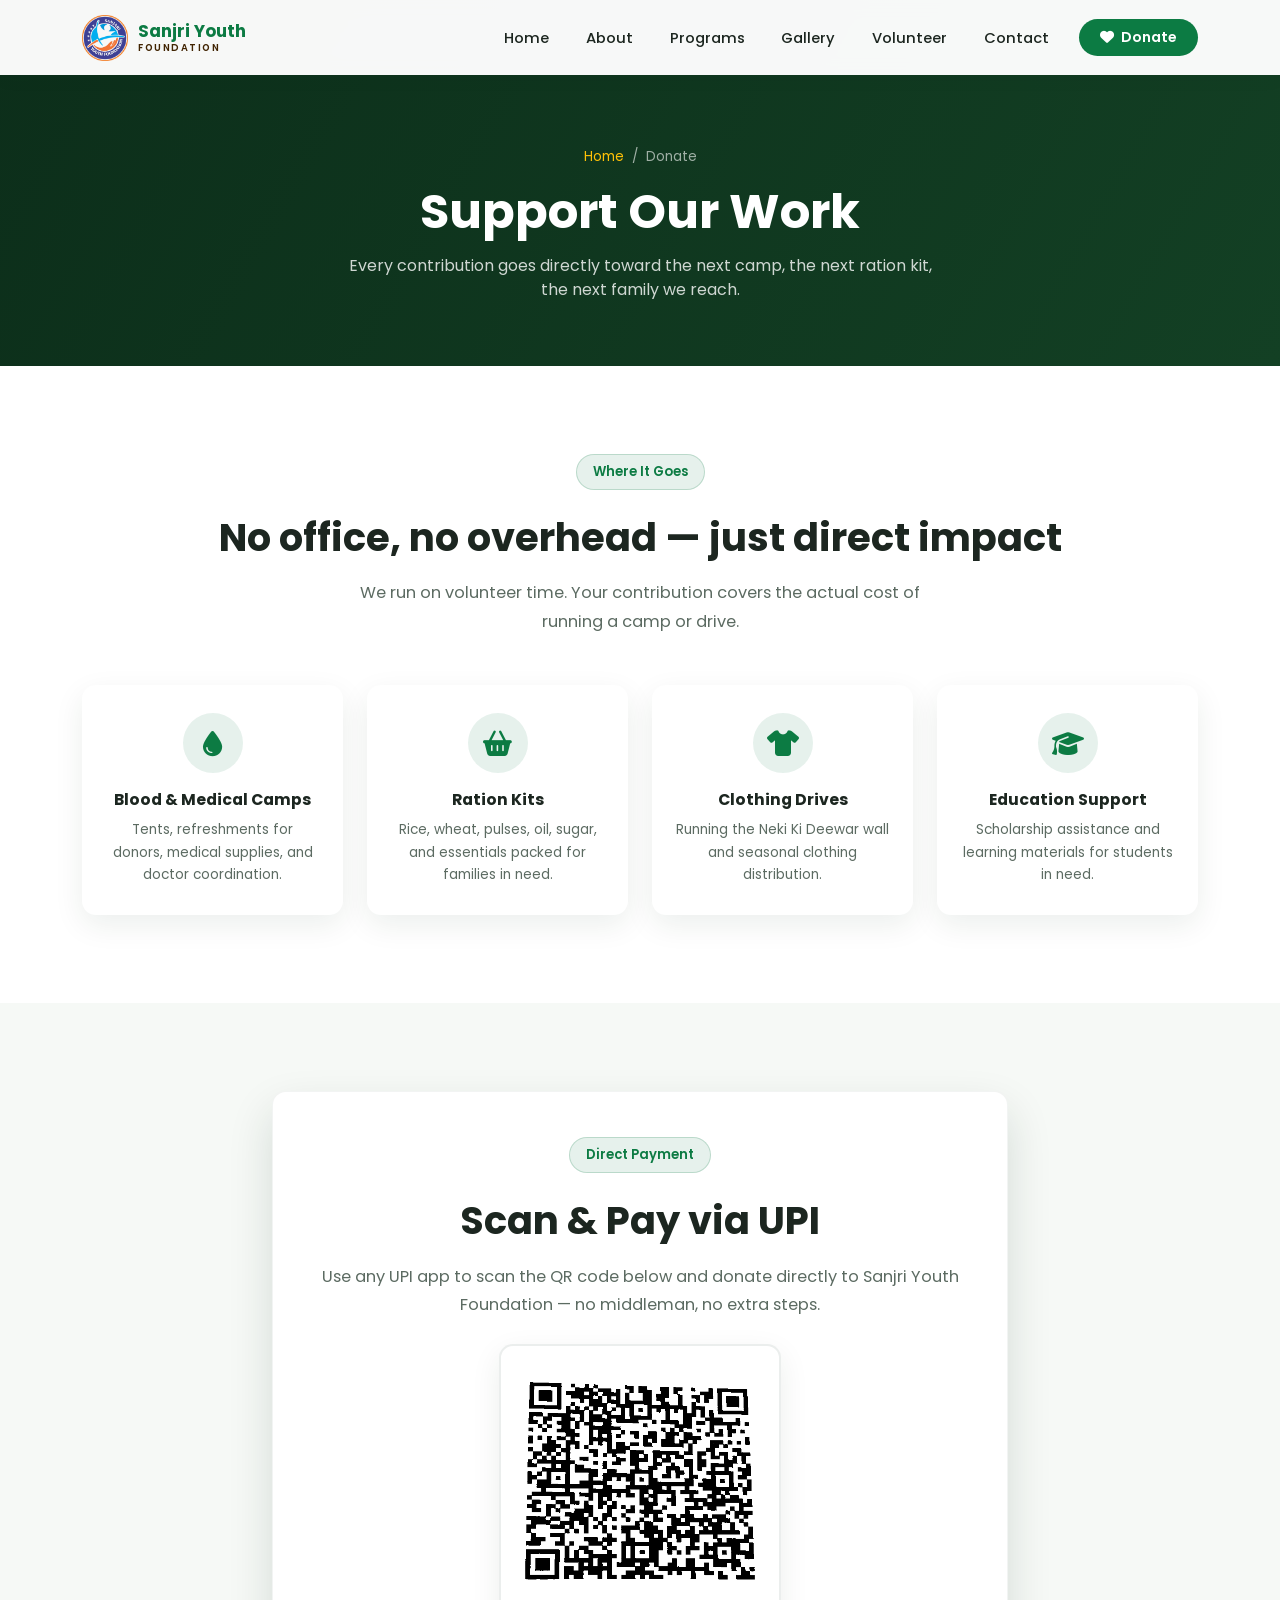
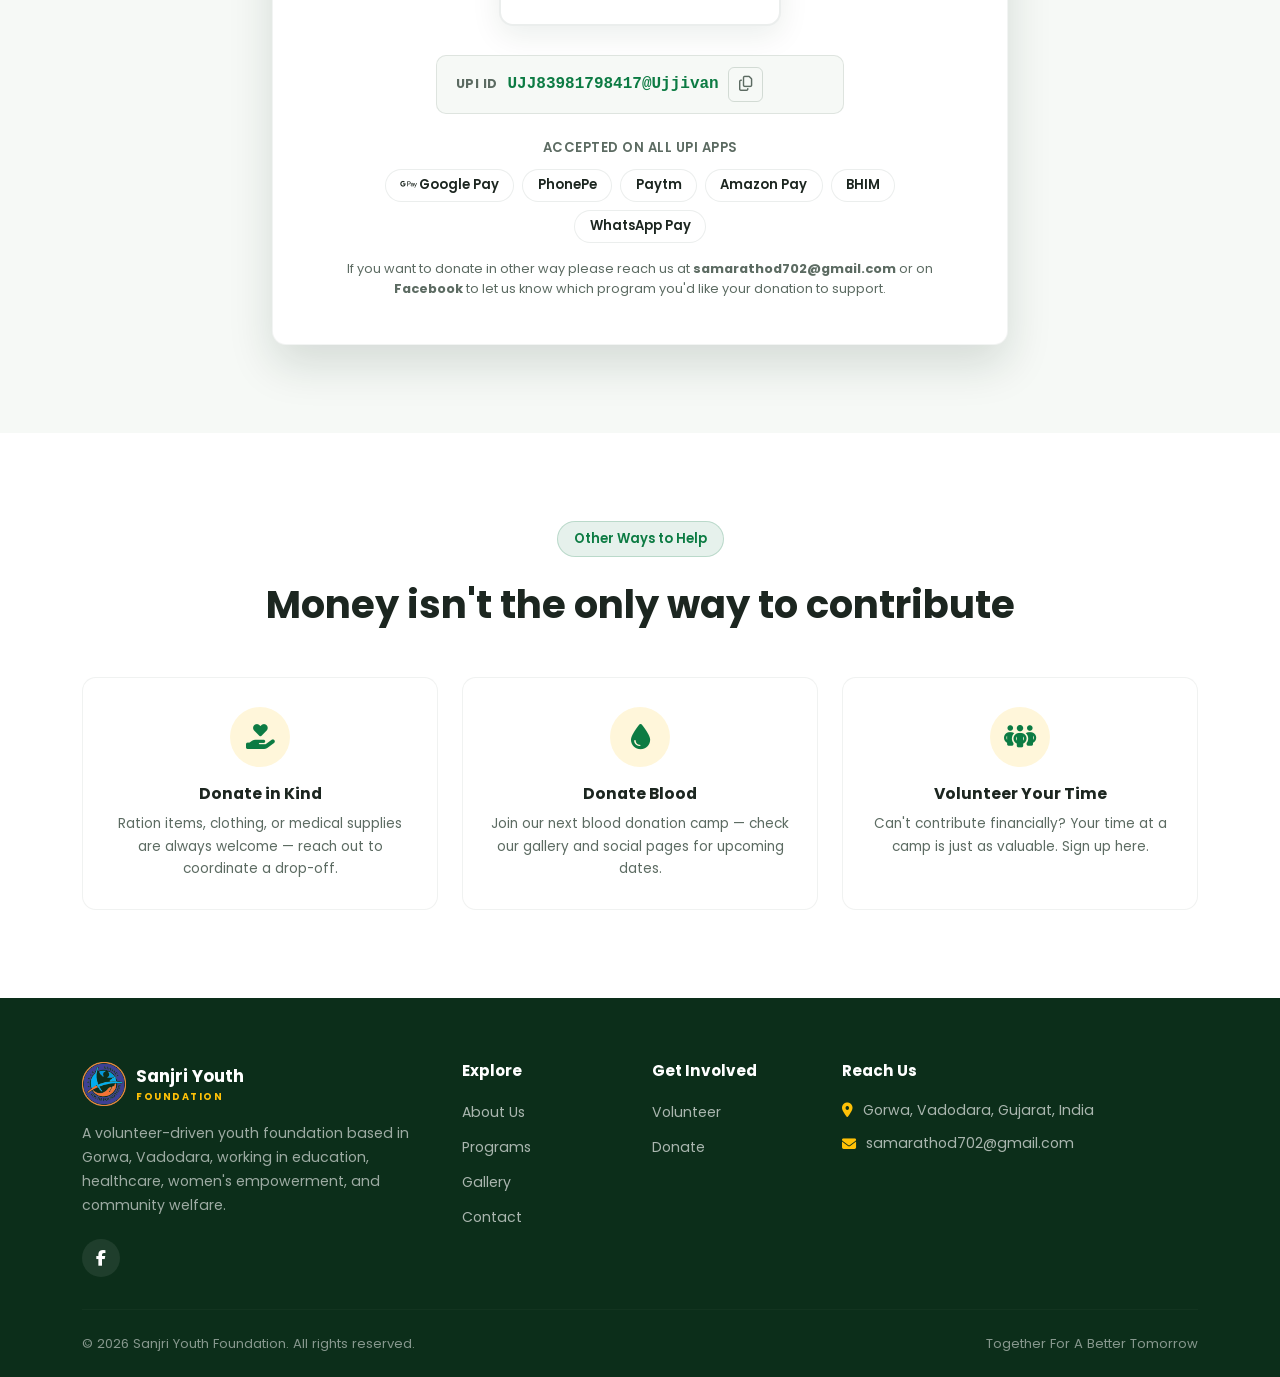
<file: donate.html>
<!DOCTYPE html>
<html lang="en">
<head>
  <meta charset="UTF-8">
  <meta name="viewport" content="width=device-width, initial-scale=1.0">
  <title>Donate | Sanjri Youth Foundation</title>
  <meta name="description" content="Support Sanjri Youth Foundation's blood camps, medical checkups, ration drives, and community welfare programs in Gorwa, Vadodara.">

  <link rel="preconnect" href="https://fonts.googleapis.com">
  <link rel="preconnect" href="https://fonts.gstatic.com" crossorigin>
  <link href="https://fonts.googleapis.com/css2?family=Poppins:ital,wght@0,300;0,400;0,500;0,600;0,700;0,800;1,400&display=swap" rel="stylesheet">

  <link href="https://cdnjs.cloudflare.com/ajax/libs/bootstrap/5.3.3/css/bootstrap.min.css" rel="stylesheet">
  <link rel="stylesheet" href="https://cdnjs.cloudflare.com/ajax/libs/font-awesome/6.5.1/css/all.min.css">
  <link rel="stylesheet" href="css/style.css">
</head>
<body>

  <!-- ===== NAVBAR ===== -->
  <nav class="navbar navbar-expand-lg navbar-light fixed-top syf-navbar" id="mainNav">
    <div class="container">
      <a class="navbar-brand syf-brand" href="index.html">
        <img src="images/logo.png" alt="Sanjri Youth Foundation logo" class="syf-logo">
        <span class="syf-brand-text">
          Sanjri Youth<br><small>FOUNDATION</small>
        </span>
      </a>
      <button class="navbar-toggler" type="button" data-bs-toggle="collapse" data-bs-target="#syfNav" aria-controls="syfNav" aria-expanded="false" aria-label="Toggle navigation">
        <span class="navbar-toggler-icon"></span>
      </button>
      <div class="collapse navbar-collapse" id="syfNav">
        <ul class="navbar-nav ms-auto align-items-lg-center gap-lg-2">
          <li class="nav-item"><a class="nav-link" href="index.html">Home</a></li>
          <li class="nav-item"><a class="nav-link" href="about.html">About</a></li>
          <li class="nav-item"><a class="nav-link" href="programs.html">Programs</a></li>
          <li class="nav-item"><a class="nav-link" href="gallery.html">Gallery</a></li>
          <li class="nav-item"><a class="nav-link" href="volunteer.html">Volunteer</a></li>
          <li class="nav-item"><a class="nav-link" href="contact.html">Contact</a></li>
          <li class="nav-item ms-lg-2">
            <a class="btn syf-btn-donate" href="donate.html"><i class="fa-solid fa-heart me-1"></i> Donate</a>
          </li>
        </ul>
      </div>
    </div>
  </nav>

  <!-- ===== PAGE HEADER ===== -->
  <header class="syf-page-header">
    <div class="container">
      <div class="syf-breadcrumb justify-content-center">
        <a href="index.html">Home</a> <span>/</span> <span>Donate</span>
      </div>
      <h1>Support Our Work</h1>
      <p>Every contribution goes directly toward the next camp, the next ration kit, the next family we reach.</p>
    </div>
  </header>

  <!-- ===== WHERE YOUR MONEY GOES ===== -->
  <section class="syf-section">
    <div class="container">
      <div class="text-center syf-reveal">
        <span class="syf-eyebrow syf-eyebrow-dark">Where It Goes</span>
        <h2 class="syf-section-title">No office, no overhead &mdash; just direct impact</h2>
        <p class="syf-section-text syf-mx-auto">We run on volunteer time. Your contribution covers the actual cost of running a camp or drive.</p>
      </div>
      <div class="row g-4 mt-4">
        <div class="col-md-6 col-lg-3 syf-reveal">
          <div class="syf-donate-use-card">
            <i class="fa-solid fa-droplet"></i>
            <h6>Blood &amp; Medical Camps</h6>
            <p>Tents, refreshments for donors, medical supplies, and doctor coordination.</p>
          </div>
        </div>
        <div class="col-md-6 col-lg-3 syf-reveal">
          <div class="syf-donate-use-card">
            <i class="fa-solid fa-basket-shopping"></i>
            <h6>Ration Kits</h6>
            <p>Rice, wheat, pulses, oil, sugar, and essentials packed for families in need.</p>
          </div>
        </div>
        <div class="col-md-6 col-lg-3 syf-reveal">
          <div class="syf-donate-use-card">
            <i class="fa-solid fa-shirt"></i>
            <h6>Clothing Drives</h6>
            <p>Running the Neki Ki Deewar wall and seasonal clothing distribution.</p>
          </div>
        </div>
        <div class="col-md-6 col-lg-3 syf-reveal">
          <div class="syf-donate-use-card">
            <i class="fa-solid fa-graduation-cap"></i>
            <h6>Education Support</h6>
            <p>Scholarship assistance and learning materials for students in need.</p>
          </div>
        </div>
      </div>
    </div>
  </section>

  <!-- ===== UPI PAYMENT SECTION ===== -->
  <section class="syf-section syf-about-snap">
    <div class="container">
      <div class="row justify-content-center">
        <div class="col-lg-8 syf-reveal">
          <div class="syf-form-card text-center">
            <span class="syf-eyebrow syf-eyebrow-dark">Direct Payment</span>
            <h2 class="syf-section-title">Scan &amp; Pay via UPI</h2>
            <p class="syf-section-text mb-4">Use any UPI app to scan the QR code below and donate directly to Sanjri Youth Foundation &mdash; no middleman, no extra steps.</p>

            <!-- QR Code -->
            <div class="syf-qr-wrap">
              <img src="images/upi-qr.png" alt="Sanjri Youth Foundation UPI QR code — scan to donate" class="syf-qr-img">
            </div>

            <!-- UPI ID -->
            <div class="syf-upi-id-box">
              <span class="syf-upi-label">UPI ID</span>
              <span class="syf-upi-id" id="syfUpiId">UJJ83981798417@Ujjivan</span>
              <button class="syf-upi-copy" id="syfUpiCopy" title="Copy UPI ID">
                <i class="fa-regular fa-copy"></i>
              </button>
              <span class="syf-upi-copied" id="syfUpiCopied">Copied!</span>
            </div>

            <!-- Accepted Apps -->
            <p class="syf-upi-apps-label">Accepted on all UPI apps</p>
            <div class="syf-upi-apps">
              <span><i class="fa-brands fa-google-pay"></i> Google Pay</span>
              <span>PhonePe</span>
              <span>Paytm</span>
              <span>Amazon Pay</span>
              <span>BHIM</span>
              <span>WhatsApp Pay</span>
            </div>

            <p class="syf-form-note mt-3">If you want to donate in other way please reach us at <strong>samarathod702@gmail.com</strong> or on <b><a href="https://www.facebook.com/share/17QJpF1PeW/?mibextid=wwXIfr" target="_blank" rel="noopener">Facebook</a></b> to let us know which program you'd like your donation to support.</p>
          </div>
        </div>
      </div>
    </div>
  </section>

  <!-- ===== OTHER WAYS TO HELP ===== -->
  <section class="syf-section">
    <div class="container">
      <div class="text-center syf-reveal">
        <span class="syf-eyebrow syf-eyebrow-dark">Other Ways to Help</span>
        <h2 class="syf-section-title">Money isn't the only way to contribute</h2>
      </div>
      <div class="row g-4 mt-4">
        <div class="col-md-4 syf-reveal">
          <div class="syf-value-card">
            <i class="fa-solid fa-hand-holding-heart"></i>
            <h6>Donate in Kind</h6>
            <p>Ration items, clothing, or medical supplies are always welcome &mdash; reach out to coordinate a drop-off.</p>
          </div>
        </div>
        <div class="col-md-4 syf-reveal">
          <div class="syf-value-card">
            <i class="fa-solid fa-droplet"></i>
            <h6>Donate Blood</h6>
            <p>Join our next blood donation camp &mdash; check our <a href="gallery.html">gallery</a> and social pages for upcoming dates.</p>
          </div>
        </div>
        <div class="col-md-4 syf-reveal">
          <div class="syf-value-card">
            <i class="fa-solid fa-people-group"></i>
            <h6>Volunteer Your Time</h6>
            <p>Can't contribute financially? Your time at a camp is just as valuable. <a href="volunteer.html">Sign up here</a>.</p>
          </div>
        </div>
      </div>
    </div>
  </section>

  <!-- ===== FOOTER ===== -->
  <footer class="syf-footer">
    <div class="container">
      <div class="row g-4">
        <div class="col-lg-4">
          <a href="index.html" class="syf-footer-brand">
            <img src="images/logo.png" alt="Sanjri Youth Foundation logo">
            <span>Sanjri Youth<br><small>FOUNDATION</small></span>
          </a>
          <p class="syf-footer-text">A volunteer-driven youth foundation based in Gorwa, Vadodara, working in education, healthcare, women's empowerment, and community welfare.</p>
          <div class="syf-social">
            <a href="https://www.facebook.com/share/17QJpF1PeW/?mibextid=wwXIfr" target="_blank" rel="noopener" aria-label="Facebook"><i class="fa-brands fa-facebook-f"></i></a>
          </div>
        </div>
        <div class="col-lg-2 col-md-4 col-6">
          <h6 class="syf-footer-heading">Explore</h6>
          <ul class="syf-footer-links">
            <li><a href="about.html">About Us</a></li>
            <li><a href="programs.html">Programs</a></li>
            <li><a href="gallery.html">Gallery</a></li>
            <li><a href="contact.html">Contact</a></li>
          </ul>
        </div>
        <div class="col-lg-2 col-md-4 col-6">
          <h6 class="syf-footer-heading">Get Involved</h6>
          <ul class="syf-footer-links">
            <li><a href="volunteer.html">Volunteer</a></li>
            <li><a href="donate.html">Donate</a></li>
          </ul>
        </div>
        <div class="col-lg-4 col-md-4">
          <h6 class="syf-footer-heading">Reach Us</h6>
          <ul class="syf-footer-contact">
            <li><i class="fa-solid fa-location-dot"></i> Gorwa, Vadodara, Gujarat, India</li>
            <li><i class="fa-solid fa-envelope"></i> samarathod702@gmail.com</li>
          </ul>
        </div>
      </div>
      <hr class="syf-footer-divider">
      <div class="d-flex flex-column flex-sm-row justify-content-between align-items-center gap-2">
        <p class="syf-footer-copy mb-0">&copy; <span id="syfYear"></span> Sanjri Youth Foundation. All rights reserved.</p>
        <p class="syf-footer-copy mb-0">Together For A Better Tomorrow</p>
      </div>
    </div>
  </footer>

  <button id="syfScrollTop" class="syf-scroll-top" aria-label="Scroll to top">
    <i class="fa-solid fa-arrow-up"></i>
  </button>

  <script src="https://cdnjs.cloudflare.com/ajax/libs/bootstrap/5.3.3/js/bootstrap.bundle.min.js"></script>
  <script src="js/script.js"></script>
  <script>
    // Copy UPI ID to clipboard
    document.getElementById('syfUpiCopy').addEventListener('click', function () {
      var upiId = document.getElementById('syfUpiId').textContent;
      navigator.clipboard.writeText(upiId).then(function () {
        var copied = document.getElementById('syfUpiCopied');
        copied.classList.add('syf-upi-copied-show');
        setTimeout(function () { copied.classList.remove('syf-upi-copied-show'); }, 2000);
      });
    });
  </script>
</body>
</html>
</file>
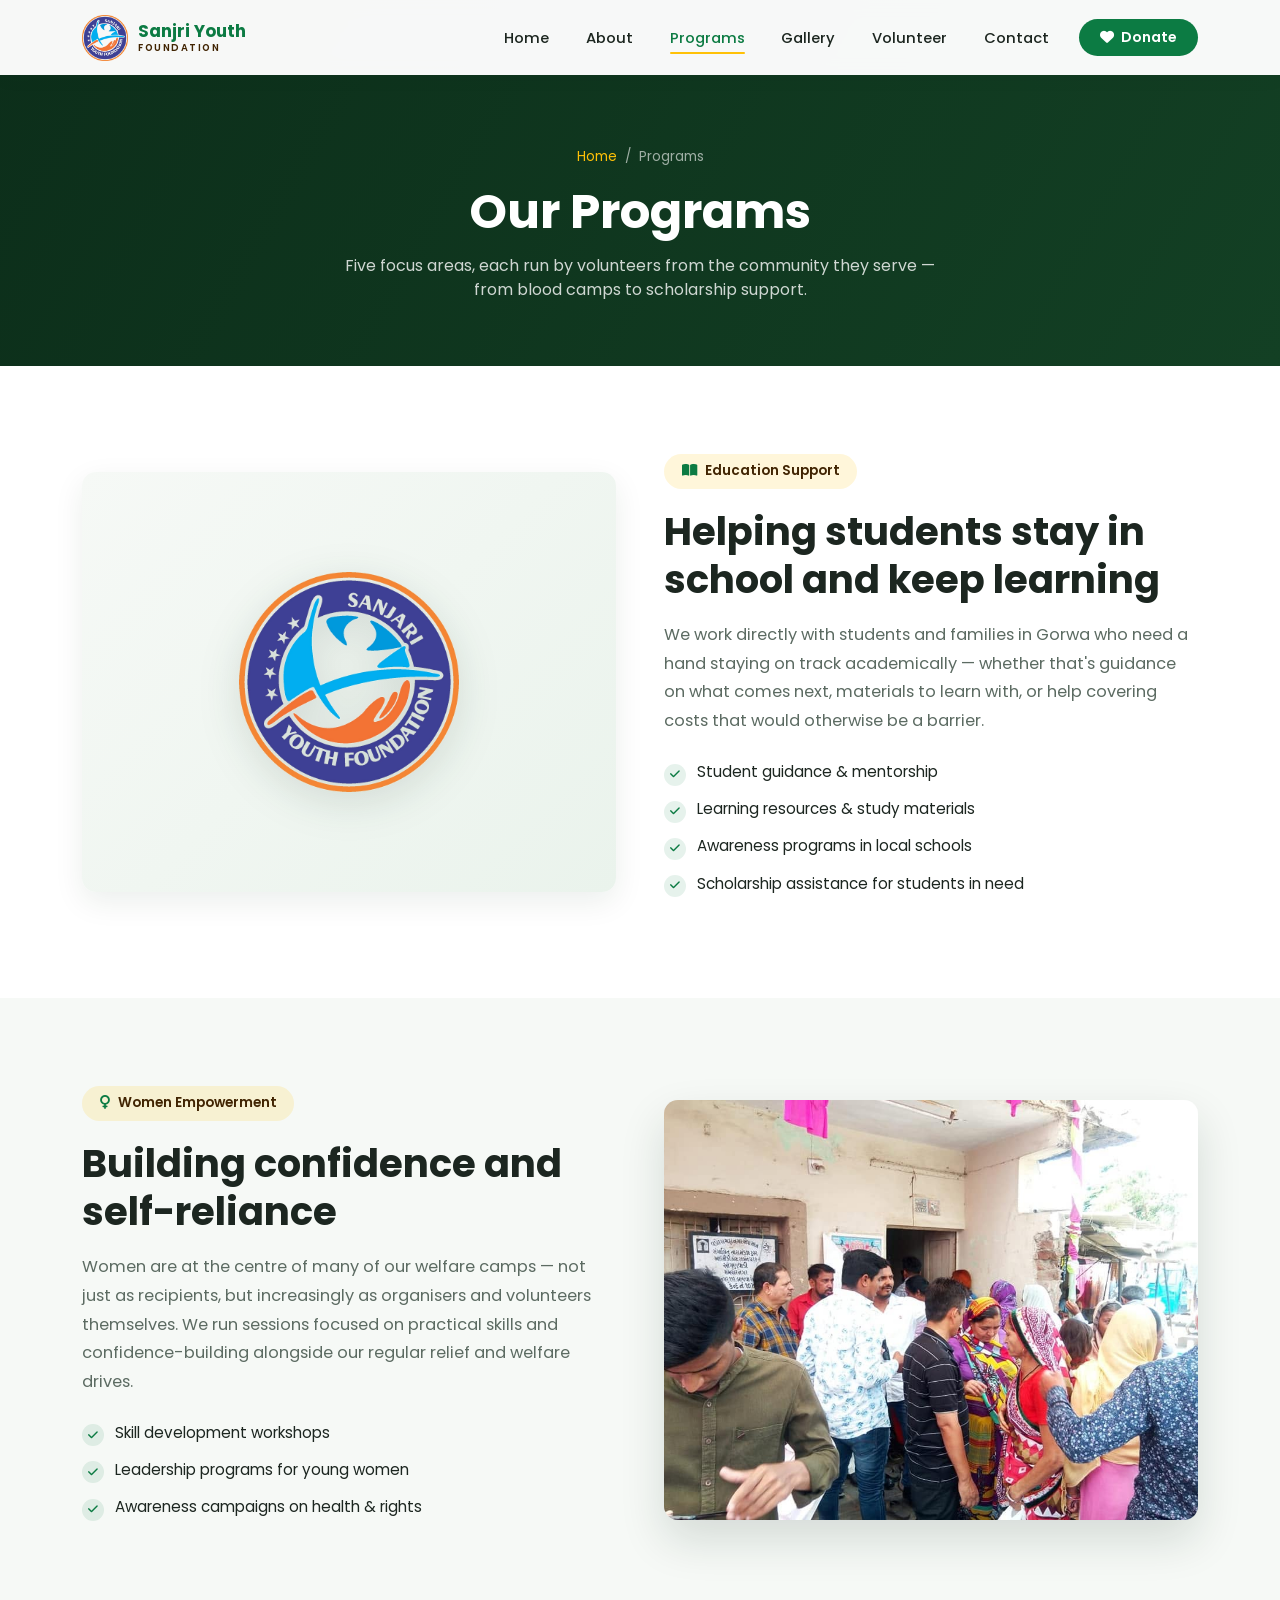
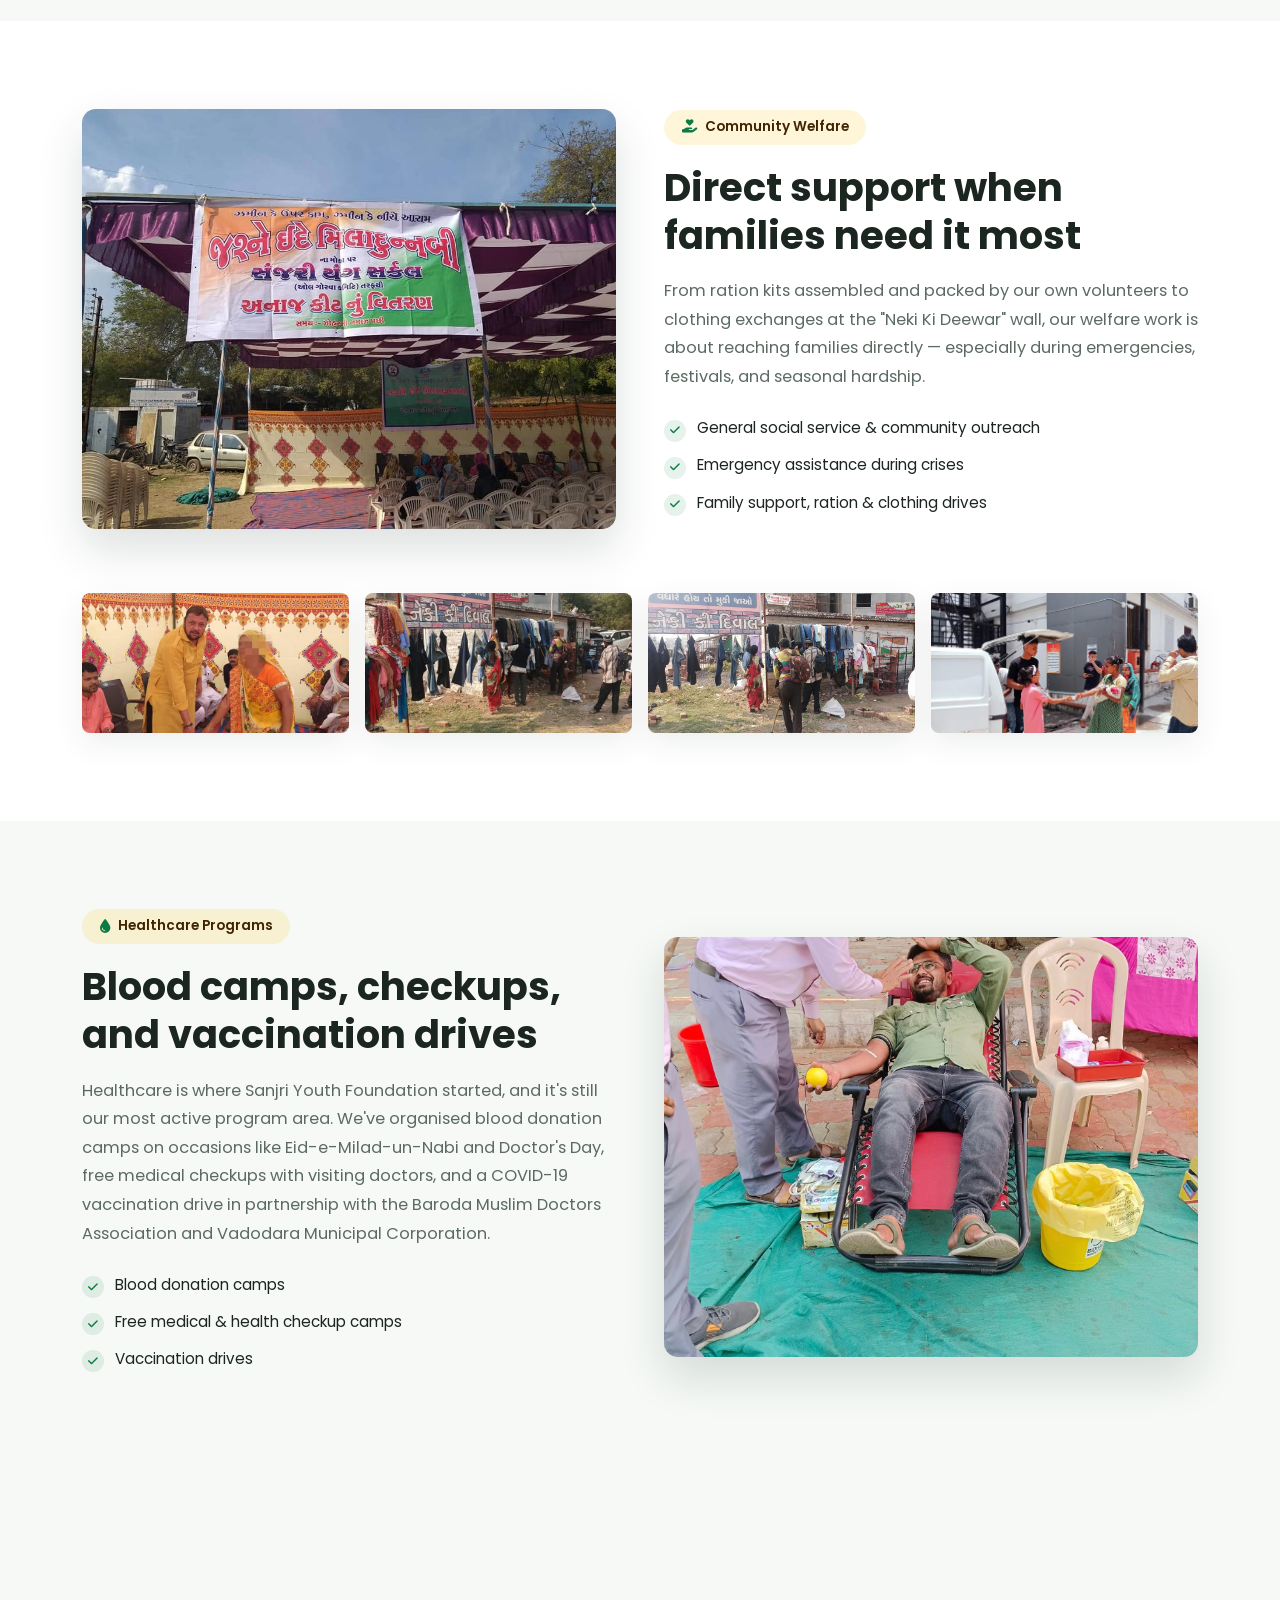
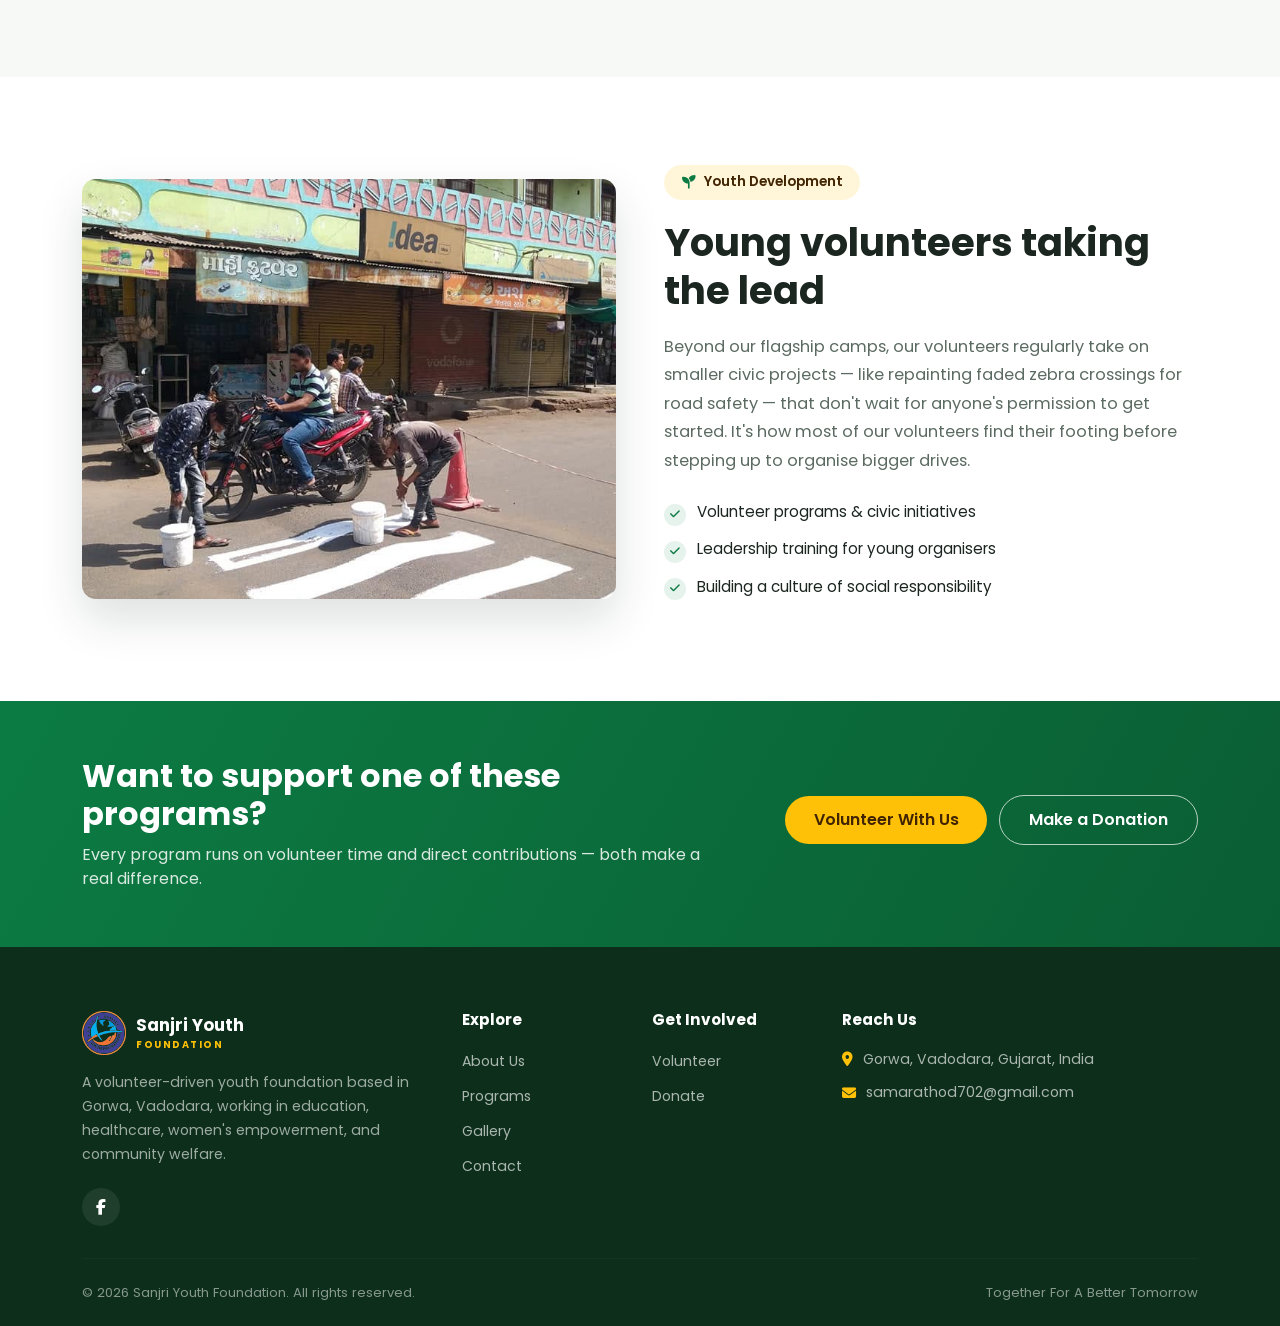
<file: programs.html>
<!DOCTYPE html>
<html lang="en">
<head>
  <meta charset="UTF-8">
  <meta name="viewport" content="width=device-width, initial-scale=1.0">
  <title>Our Programs | Sanjri Youth Foundation</title>
  <meta name="description" content="Explore Sanjri Youth Foundation's programs: education support, women empowerment, community welfare, healthcare camps, and youth development across Gorwa, Vadodara.">

  <link rel="preconnect" href="https://fonts.googleapis.com">
  <link rel="preconnect" href="https://fonts.gstatic.com" crossorigin>
  <link href="https://fonts.googleapis.com/css2?family=Poppins:ital,wght@0,300;0,400;0,500;0,600;0,700;0,800;1,400&display=swap" rel="stylesheet">

  <link href="https://cdnjs.cloudflare.com/ajax/libs/bootstrap/5.3.3/css/bootstrap.min.css" rel="stylesheet">
  <link rel="stylesheet" href="https://cdnjs.cloudflare.com/ajax/libs/font-awesome/6.5.1/css/all.min.css">
  <link rel="stylesheet" href="css/style.css">
</head>
<body>

  <!-- ===== NAVBAR ===== -->
  <nav class="navbar navbar-expand-lg navbar-light fixed-top syf-navbar" id="mainNav">
    <div class="container">
      <a class="navbar-brand syf-brand" href="index.html">
        <img src="images/logo.png" alt="Sanjri Youth Foundation logo" class="syf-logo">
        <span class="syf-brand-text">
          Sanjri Youth<br><small>FOUNDATION</small>
        </span>
      </a>
      <button class="navbar-toggler" type="button" data-bs-toggle="collapse" data-bs-target="#syfNav" aria-controls="syfNav" aria-expanded="false" aria-label="Toggle navigation">
        <span class="navbar-toggler-icon"></span>
      </button>
      <div class="collapse navbar-collapse" id="syfNav">
        <ul class="navbar-nav ms-auto align-items-lg-center gap-lg-2">
          <li class="nav-item"><a class="nav-link" href="index.html">Home</a></li>
          <li class="nav-item"><a class="nav-link" href="about.html">About</a></li>
          <li class="nav-item"><a class="nav-link active" href="programs.html">Programs</a></li>
          <li class="nav-item"><a class="nav-link" href="gallery.html">Gallery</a></li>
          <li class="nav-item"><a class="nav-link" href="volunteer.html">Volunteer</a></li>
          <li class="nav-item"><a class="nav-link" href="contact.html">Contact</a></li>
          <li class="nav-item ms-lg-2">
            <a class="btn syf-btn-donate" href="donate.html"><i class="fa-solid fa-heart me-1"></i> Donate</a>
          </li>
        </ul>
      </div>
    </div>
  </nav>

  <!-- ===== PAGE HEADER ===== -->
  <header class="syf-page-header">
    <div class="container">
      <div class="syf-breadcrumb justify-content-center">
        <a href="index.html">Home</a> <span>/</span> <span>Programs</span>
      </div>
      <h1>Our Programs</h1>
      <p>Five focus areas, each run by volunteers from the community they serve &mdash; from blood camps to scholarship support.</p>
    </div>
  </header>

  <!-- ===== PROGRAM 1: EDUCATION SUPPORT ===== -->
  <section class="syf-section">
    <div class="container">
      <div class="row align-items-center g-5">
        <div class="col-lg-6 syf-reveal">
          <div class="syf-program-detail-badge">
            <img src="images/logo.png" alt="Sanjri Youth Foundation badge">
          </div>
        </div>
        <div class="col-lg-6 syf-reveal">
          <span class="syf-program-tag"><i class="fa-solid fa-book-open"></i> Education Support</span>
          <h2 class="syf-section-title">Helping students stay in school and keep learning</h2>
          <p class="syf-section-text">We work directly with students and families in Gorwa who need a hand staying on track academically &mdash; whether that's guidance on what comes next, materials to learn with, or help covering costs that would otherwise be a barrier.</p>
          <ul class="syf-program-list">
            <li><i class="fa-solid fa-check"></i> Student guidance &amp; mentorship</li>
            <li><i class="fa-solid fa-check"></i> Learning resources &amp; study materials</li>
            <li><i class="fa-solid fa-check"></i> Awareness programs in local schools</li>
            <li><i class="fa-solid fa-check"></i> Scholarship assistance for students in need</li>
          </ul>
        </div>
      </div>
    </div>
  </section>

  <!-- ===== PROGRAM 2: WOMEN EMPOWERMENT ===== -->
  <section class="syf-section syf-about-snap">
    <div class="container">
      <div class="row align-items-center g-5">
        <div class="col-lg-6 syf-reveal order-lg-2">
          <img src="images/gallery3.jpg" alt="Women receiving support at a Sanjri Youth Foundation community camp" class="img-fluid syf-program-detail-img">
        </div>
        <div class="col-lg-6 syf-reveal order-lg-1">
          <span class="syf-program-tag"><i class="fa-solid fa-venus"></i> Women Empowerment</span>
          <h2 class="syf-section-title">Building confidence and self-reliance</h2>
          <p class="syf-section-text">Women are at the centre of many of our welfare camps &mdash; not just as recipients, but increasingly as organisers and volunteers themselves. We run sessions focused on practical skills and confidence-building alongside our regular relief and welfare drives.</p>
          <ul class="syf-program-list">
            <li><i class="fa-solid fa-check"></i> Skill development workshops</li>
            <li><i class="fa-solid fa-check"></i> Leadership programs for young women</li>
            <li><i class="fa-solid fa-check"></i> Awareness campaigns on health &amp; rights</li>
          </ul>
        </div>
      </div>
    </div>
  </section>

  <!-- ===== PROGRAM 3: COMMUNITY WELFARE ===== -->
  <section class="syf-section">
    <div class="container">
      <div class="row align-items-center g-5">
        <div class="col-lg-6 syf-reveal">
          <img src="images/program-rations1.jpg" alt="Ration kit assembled for community welfare distribution" class="img-fluid syf-program-detail-img">
        </div>
        <div class="col-lg-6 syf-reveal">
          <span class="syf-program-tag"><i class="fa-solid fa-hand-holding-heart"></i> Community Welfare</span>
          <h2 class="syf-section-title">Direct support when families need it most</h2>
          <p class="syf-section-text">From ration kits assembled and packed by our own volunteers to clothing exchanges at the "Neki Ki Deewar" wall, our welfare work is about reaching families directly &mdash; especially during emergencies, festivals, and seasonal hardship.</p>
          <ul class="syf-program-list">
            <li><i class="fa-solid fa-check"></i> General social service &amp; community outreach</li>
            <li><i class="fa-solid fa-check"></i> Emergency assistance during crises</li>
            <li><i class="fa-solid fa-check"></i> Family support, ration &amp; clothing drives</li>
          </ul>
        </div>
      </div>
      <div class="row mt-5 g-3 syf-reveal">
        <div class="col-6 col-md-3">
          <img src="images/program-rations2.jpg" alt="Ration distribution" class="img-fluid syf-program-thumb">
        </div>
        <div class="col-6 col-md-3">
          <img src="images/program-clothing1.jpg" alt="Neki Ki Deewar clothing donation wall" class="img-fluid syf-program-thumb">
        </div>
        <div class="col-6 col-md-3">
          <img src="images/program-clothing2.jpg" alt="Volunteers and visitors at the clothing donation wall" class="img-fluid syf-program-thumb">
        </div>
        <div class="col-6 col-md-3">
          <img src="images/gallery8-vandrive.jpg" alt="Volunteers distributing water and food from a van" class="img-fluid syf-program-thumb">
        </div>
      </div>
    </div>
  </section>

  <!-- ===== PROGRAM 4: HEALTHCARE PROGRAMS ===== -->
  <section class="syf-section syf-about-snap">
    <div class="container">
      <div class="row align-items-center g-5">
        <div class="col-lg-6 syf-reveal order-lg-2">
          <img src="images/program-bloodcamp3.jpg" alt="Volunteer donating blood at a Sanjri Youth Foundation camp" class="img-fluid syf-program-detail-img">
        </div>
        <div class="col-lg-6 syf-reveal order-lg-1">
          <span class="syf-program-tag"><i class="fa-solid fa-droplet"></i> Healthcare Programs</span>
          <h2 class="syf-section-title">Blood camps, checkups, and vaccination drives</h2>
          <p class="syf-section-text">Healthcare is where Sanjri Youth Foundation started, and it's still our most active program area. We've organised blood donation camps on occasions like Eid-e-Milad-un-Nabi and Doctor's Day, free medical checkups with visiting doctors, and a COVID-19 vaccination drive in partnership with the Baroda Muslim Doctors Association and Vadodara Municipal Corporation.</p>
          <ul class="syf-program-list">
            <li><i class="fa-solid fa-check"></i> Blood donation camps</li>
            <li><i class="fa-solid fa-check"></i> Free medical &amp; health checkup camps</li>
            <li><i class="fa-solid fa-check"></i> Vaccination drives</li>
          </ul>
        </div>
      </div>
      <div class="row mt-5 g-3 syf-reveal">
        <div class="col-6 col-md-3">
          <img src="images/program-bloodcamp4.jpg" alt="Blood donation in progress" class="img-fluid syf-program-thumb">
        </div>
        <div class="col-6 col-md-3">
          <img src="images/program-bloodcamp5.jpg" alt="Volunteers at the blood donation camp" class="img-fluid syf-program-thumb">
        </div>
        <div class="col-6 col-md-3">
          <img src="images/program-medical1.jpg" alt="Doctor conducting a free health checkup" class="img-fluid syf-program-thumb">
        </div>
        <div class="col-6 col-md-3">
          <img src="images/program-medical2.jpg" alt="Volunteers organising a medical camp" class="img-fluid syf-program-thumb">
        </div>
      </div>
    </div>
  </section>

  <!-- ===== PROGRAM 5: YOUTH DEVELOPMENT ===== -->
  <section class="syf-section">
    <div class="container">
      <div class="row align-items-center g-5">
        <div class="col-lg-6 syf-reveal">
          <img src="images/gallery6.jpg" alt="Sanjri Youth Foundation volunteers painting a road safety crossing" class="img-fluid syf-program-detail-img">
        </div>
        <div class="col-lg-6 syf-reveal">
          <span class="syf-program-tag"><i class="fa-solid fa-seedling"></i> Youth Development</span>
          <h2 class="syf-section-title">Young volunteers taking the lead</h2>
          <p class="syf-section-text">Beyond our flagship camps, our volunteers regularly take on smaller civic projects &mdash; like repainting faded zebra crossings for road safety &mdash; that don't wait for anyone's permission to get started. It's how most of our volunteers find their footing before stepping up to organise bigger drives.</p>
          <ul class="syf-program-list">
            <li><i class="fa-solid fa-check"></i> Volunteer programs &amp; civic initiatives</li>
            <li><i class="fa-solid fa-check"></i> Leadership training for young organisers</li>
            <li><i class="fa-solid fa-check"></i> Building a culture of social responsibility</li>
          </ul>
        </div>
      </div>
    </div>
  </section>

  <!-- ===== CALL TO ACTION ===== -->
  <section class="syf-cta">
    <div class="container">
      <div class="row align-items-center g-4">
        <div class="col-lg-7 syf-reveal">
          <h2>Want to support one of these programs?</h2>
          <p>Every program runs on volunteer time and direct contributions &mdash; both make a real difference.</p>
        </div>
        <div class="col-lg-5 text-lg-end syf-reveal">
          <a href="volunteer.html" class="btn syf-btn-light me-2 mb-2">Volunteer With Us</a>
          <a href="donate.html" class="btn syf-btn-outline-light mb-2">Make a Donation</a>
        </div>
      </div>
    </div>
  </section>

  <!-- ===== FOOTER ===== -->
  <footer class="syf-footer">
    <div class="container">
      <div class="row g-4">
        <div class="col-lg-4">
          <a href="index.html" class="syf-footer-brand">
            <img src="images/logo.png" alt="Sanjri Youth Foundation logo">
            <span>Sanjri Youth<br><small>FOUNDATION</small></span>
          </a>
          <p class="syf-footer-text">A volunteer-driven youth foundation based in Gorwa, Vadodara, working in education, healthcare, women's empowerment, and community welfare.</p>
          <div class="syf-social">
            <a href="https://www.facebook.com/share/17QJpF1PeW/?mibextid=wwXIfr" target="_blank" rel="noopener" aria-label="Facebook"><i class="fa-brands fa-facebook-f"></i></a>
          </div>
        </div>
        <div class="col-lg-2 col-md-4 col-6">
          <h6 class="syf-footer-heading">Explore</h6>
          <ul class="syf-footer-links">
            <li><a href="about.html">About Us</a></li>
            <li><a href="programs.html">Programs</a></li>
            <li><a href="gallery.html">Gallery</a></li>
            <li><a href="contact.html">Contact</a></li>
          </ul>
        </div>
        <div class="col-lg-2 col-md-4 col-6">
          <h6 class="syf-footer-heading">Get Involved</h6>
          <ul class="syf-footer-links">
            <li><a href="volunteer.html">Volunteer</a></li>
            <li><a href="donate.html">Donate</a></li>
          </ul>
        </div>
        <div class="col-lg-4 col-md-4">
          <h6 class="syf-footer-heading">Reach Us</h6>
          <ul class="syf-footer-contact">
            <li><i class="fa-solid fa-location-dot"></i> Gorwa, Vadodara, Gujarat, India</li>
            <li><i class="fa-solid fa-envelope"></i>samarathod702@gmail.com</li>
          </ul>
        </div>
      </div>
      <hr class="syf-footer-divider">
      <div class="d-flex flex-column flex-sm-row justify-content-between align-items-center gap-2">
        <p class="syf-footer-copy mb-0">&copy; <span id="syfYear"></span> Sanjri Youth Foundation. All rights reserved.</p>
        <p class="syf-footer-copy mb-0">Together For A Better Tomorrow</p>
      </div>
    </div>
  </footer>

  <button id="syfScrollTop" class="syf-scroll-top" aria-label="Scroll to top">
    <i class="fa-solid fa-arrow-up"></i>
  </button>

  <script src="https://cdnjs.cloudflare.com/ajax/libs/bootstrap/5.3.3/js/bootstrap.bundle.min.js"></script>
  <script src="js/script.js"></script>
</body>
</html>
</file>
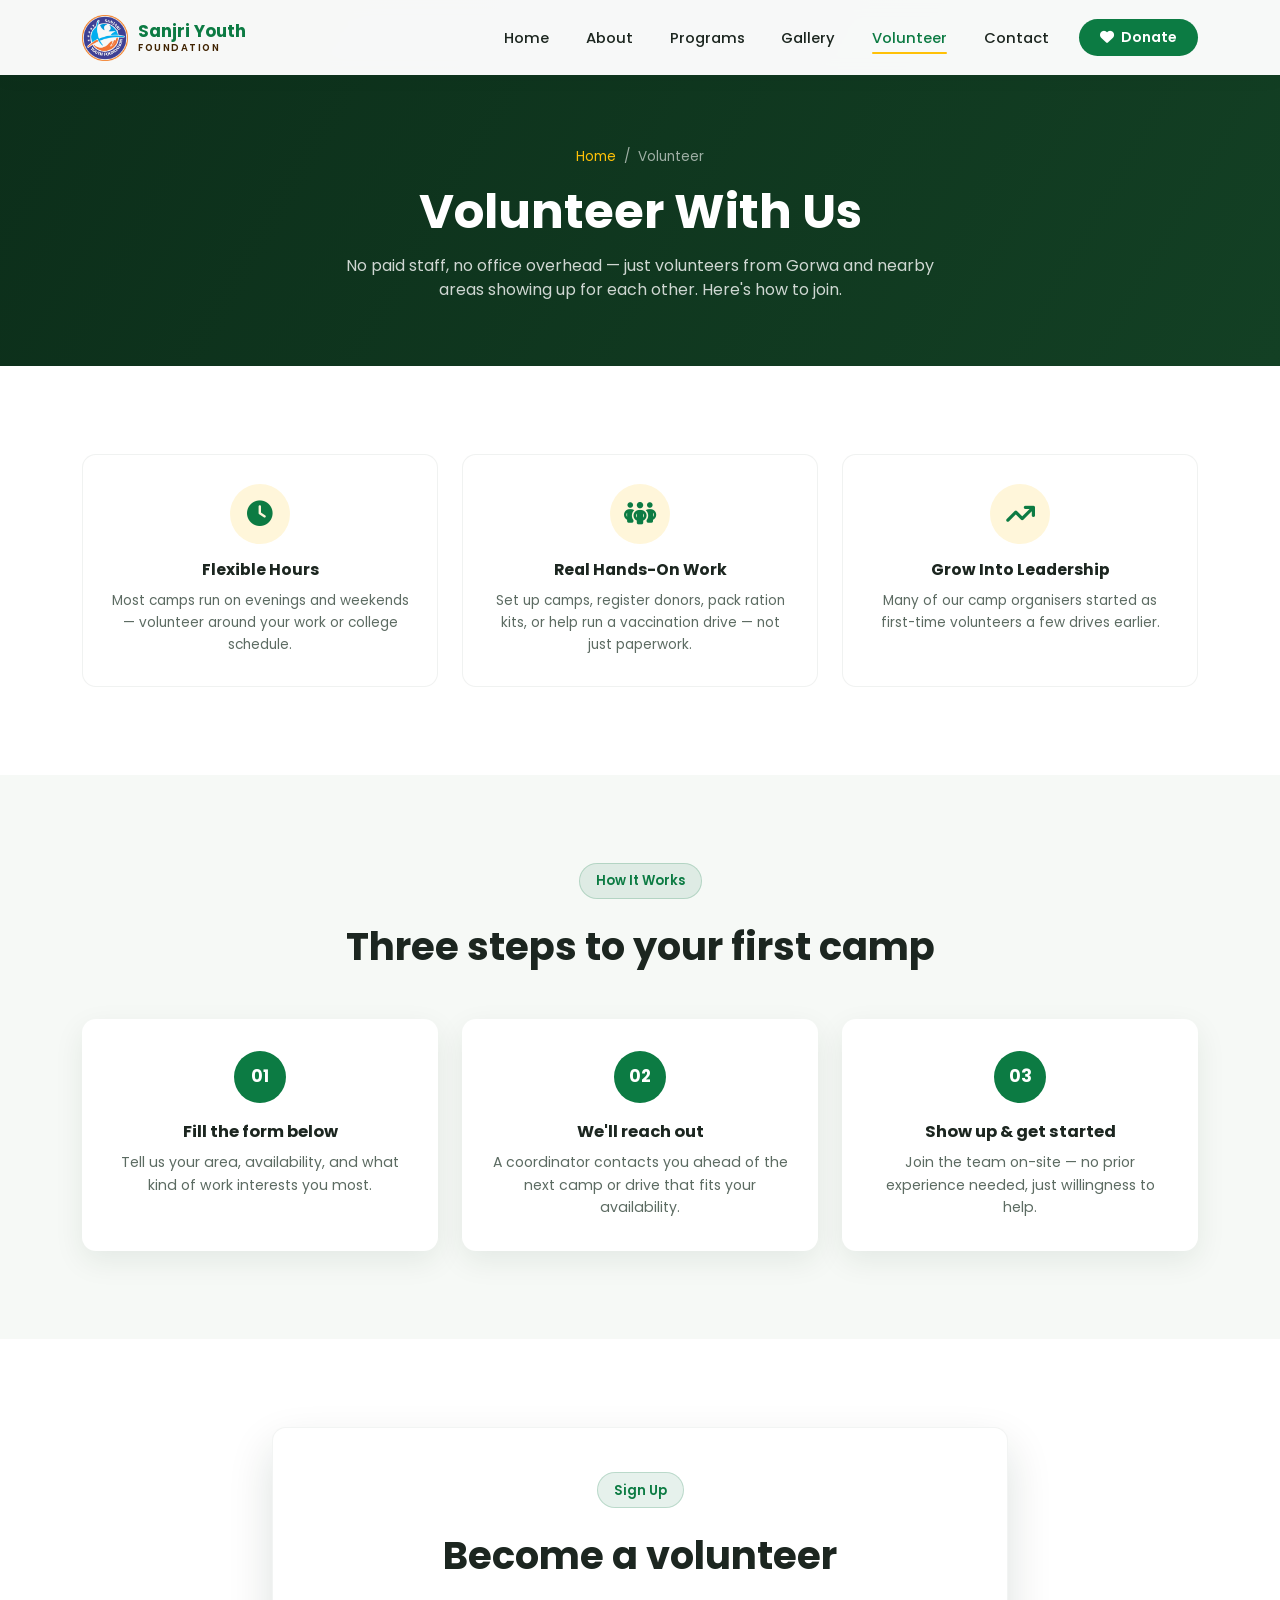
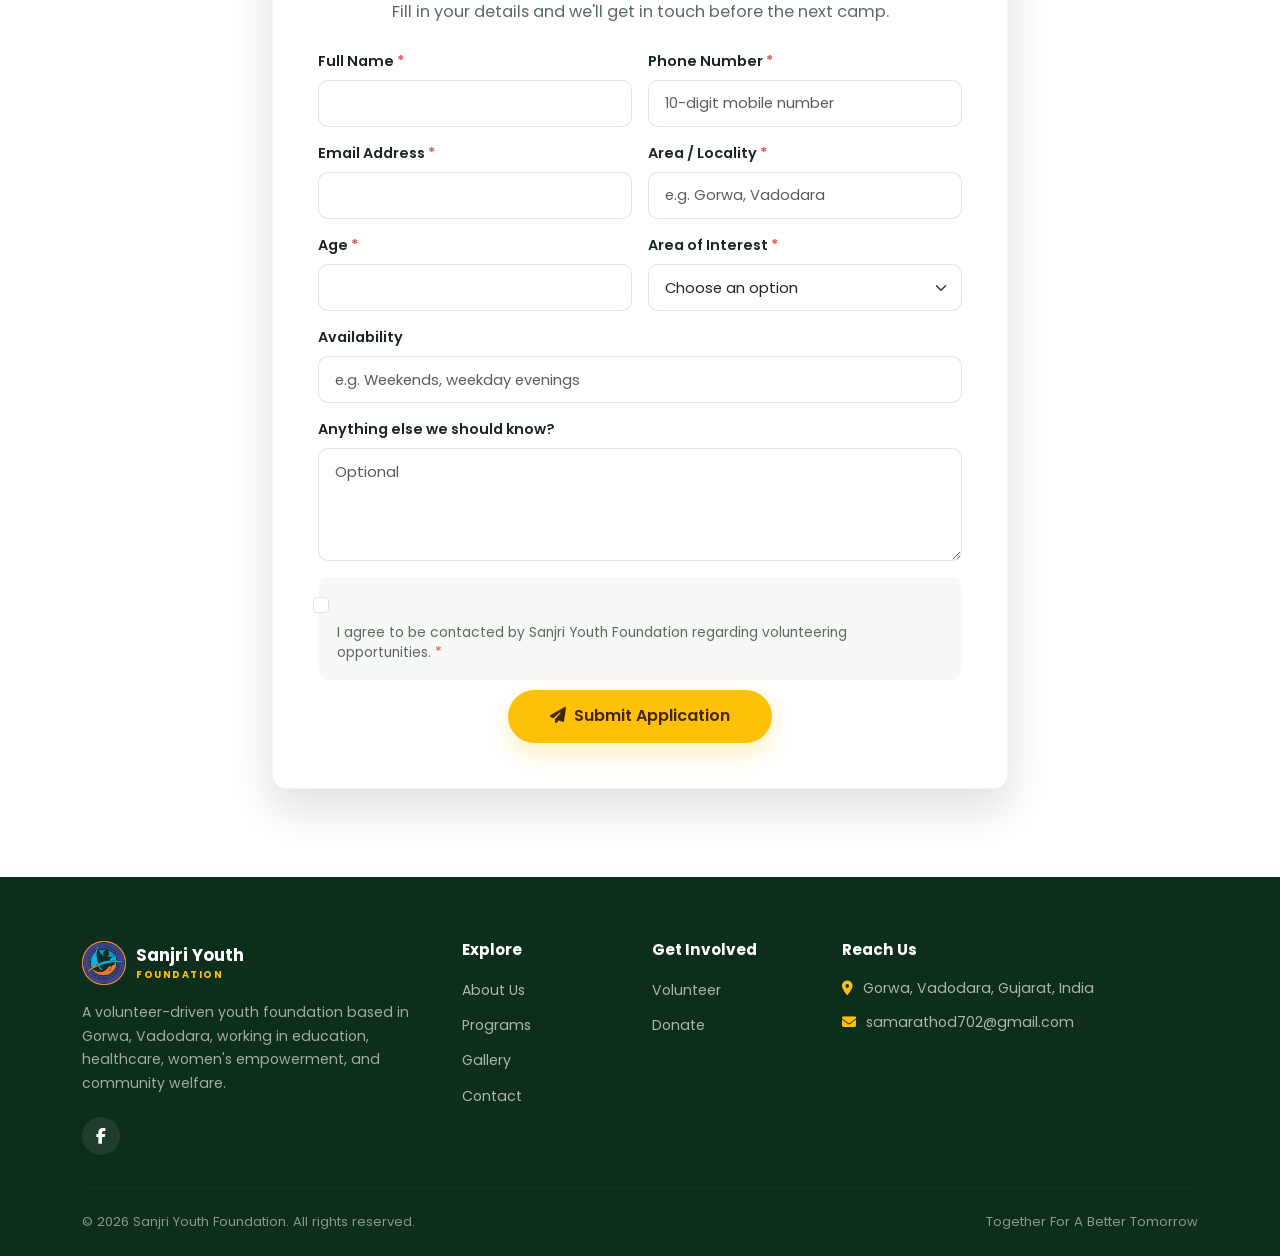
<file: volunteer.html>
<!DOCTYPE html>
<html lang="en">
<head>
  <meta charset="UTF-8">
  <meta name="viewport" content="width=device-width, initial-scale=1.0">
  <title>Volunteer With Us | Sanjri Youth Foundation</title>
  <meta name="description" content="Join Sanjri Youth Foundation as a volunteer in Gorwa, Vadodara. Help run blood camps, medical checkups, ration drives, and community welfare programs.">

  <link rel="preconnect" href="https://fonts.googleapis.com">
  <link rel="preconnect" href="https://fonts.gstatic.com" crossorigin>
  <link href="https://fonts.googleapis.com/css2?family=Poppins:ital,wght@0,300;0,400;0,500;0,600;0,700;0,800;1,400&display=swap" rel="stylesheet">

  <link href="https://cdnjs.cloudflare.com/ajax/libs/bootstrap/5.3.3/css/bootstrap.min.css" rel="stylesheet">
  <link rel="stylesheet" href="https://cdnjs.cloudflare.com/ajax/libs/font-awesome/6.5.1/css/all.min.css">
  <link rel="stylesheet" href="css/style.css">
</head>
<body>

  <!-- ===== NAVBAR ===== -->
  <nav class="navbar navbar-expand-lg navbar-light fixed-top syf-navbar" id="mainNav">
    <div class="container">
      <a class="navbar-brand syf-brand" href="index.html">
        <img src="images/logo.png" alt="Sanjri Youth Foundation logo" class="syf-logo">
        <span class="syf-brand-text">
          Sanjri Youth<br><small>FOUNDATION</small>
        </span>
      </a>
      <button class="navbar-toggler" type="button" data-bs-toggle="collapse" data-bs-target="#syfNav" aria-controls="syfNav" aria-expanded="false" aria-label="Toggle navigation">
        <span class="navbar-toggler-icon"></span>
      </button>
      <div class="collapse navbar-collapse" id="syfNav">
        <ul class="navbar-nav ms-auto align-items-lg-center gap-lg-2">
          <li class="nav-item"><a class="nav-link" href="index.html">Home</a></li>
          <li class="nav-item"><a class="nav-link" href="about.html">About</a></li>
          <li class="nav-item"><a class="nav-link" href="programs.html">Programs</a></li>
          <li class="nav-item"><a class="nav-link" href="gallery.html">Gallery</a></li>
          <li class="nav-item"><a class="nav-link active" href="volunteer.html">Volunteer</a></li>
          <li class="nav-item"><a class="nav-link" href="contact.html">Contact</a></li>
          <li class="nav-item ms-lg-2">
            <a class="btn syf-btn-donate" href="donate.html"><i class="fa-solid fa-heart me-1"></i> Donate</a>
          </li>
        </ul>
      </div>
    </div>
  </nav>

  <!-- ===== PAGE HEADER ===== -->
  <header class="syf-page-header">
    <div class="container">
      <div class="syf-breadcrumb justify-content-center">
        <a href="index.html">Home</a> <span>/</span> <span>Volunteer</span>
      </div>
      <h1>Volunteer With Us</h1>
      <p>No paid staff, no office overhead &mdash; just volunteers from Gorwa and nearby areas showing up for each other. Here's how to join.</p>
    </div>
  </header>

  <!-- ===== WHY VOLUNTEER ===== -->
  <section class="syf-section">
    <div class="container">
      <div class="row g-4">
        <div class="col-md-4 syf-reveal">
          <div class="syf-value-card">
            <i class="fa-solid fa-clock"></i>
            <h6>Flexible Hours</h6>
            <p>Most camps run on evenings and weekends &mdash; volunteer around your work or college schedule.</p>
          </div>
        </div>
        <div class="col-md-4 syf-reveal">
          <div class="syf-value-card">
            <i class="fa-solid fa-people-group"></i>
            <h6>Real Hands-On Work</h6>
            <p>Set up camps, register donors, pack ration kits, or help run a vaccination drive &mdash; not just paperwork.</p>
          </div>
        </div>
        <div class="col-md-4 syf-reveal">
          <div class="syf-value-card">
            <i class="fa-solid fa-arrow-trend-up"></i>
            <h6>Grow Into Leadership</h6>
            <p>Many of our camp organisers started as first-time volunteers a few drives earlier.</p>
          </div>
        </div>
      </div>
    </div>
  </section>

  <!-- ===== HOW IT WORKS ===== -->
  <section class="syf-section syf-about-snap">
    <div class="container">
      <div class="text-center syf-reveal">
        <span class="syf-eyebrow syf-eyebrow-dark">How It Works</span>
        <h2 class="syf-section-title">Three steps to your first camp</h2>
      </div>
      <div class="row g-4 mt-4">
        <div class="col-md-4 syf-reveal">
          <div class="syf-step-card">
            <span class="syf-step-num">01</span>
            <h6>Fill the form below</h6>
            <p>Tell us your area, availability, and what kind of work interests you most.</p>
          </div>
        </div>
        <div class="col-md-4 syf-reveal">
          <div class="syf-step-card">
            <span class="syf-step-num">02</span>
            <h6>We'll reach out</h6>
            <p>A coordinator contacts you ahead of the next camp or drive that fits your availability.</p>
          </div>
        </div>
        <div class="col-md-4 syf-reveal">
          <div class="syf-step-card">
            <span class="syf-step-num">03</span>
            <h6>Show up &amp; get started</h6>
            <p>Join the team on-site &mdash; no prior experience needed, just willingness to help.</p>
          </div>
        </div>
      </div>
    </div>
  </section>

  <!-- ===== VOLUNTEER FORM ===== -->
  <section class="syf-section">
    <div class="container">
      <div class="row justify-content-center">
        <div class="col-lg-8 syf-reveal">
          <div class="syf-form-card">
            <div class="text-center mb-4">
              <span class="syf-eyebrow syf-eyebrow-dark">Sign Up</span>
              <h2 class="syf-section-title">Become a volunteer</h2>
              <p class="syf-section-text">Fill in your details and we'll get in touch before the next camp.</p>
            </div>

            <div id="syfFormSuccess" class="syf-alert-success" role="alert">
              <i class="fa-solid fa-circle-check"></i>
              <div>
                <strong>Thank you for signing up!</strong>
                <span>We've received your details and will reach out before the next camp in your area.</span>
              </div>
              <button type="button" class="syf-alert-close" id="syfAlertClose" aria-label="Close"><i class="fa-solid fa-xmark"></i></button>
            </div>

            <form id="syfVolunteerForm" class="syf-form" data-success-target="syfFormSuccess" novalidate>
              <div class="row g-3">
                <div class="col-md-6">
                  <label for="volName" class="syf-form-label">Full Name <span>*</span></label>
                  <input type="text" class="form-control syf-form-control" id="volName" name="volName" required minlength="2">
                  <div class="syf-form-feedback">Please enter your full name.</div>
                </div>
                <div class="col-md-6">
                  <label for="volPhone" class="syf-form-label">Phone Number <span>*</span></label>
                  <input type="tel" class="form-control syf-form-control" id="volPhone" name="volPhone" required pattern="[0-9]{10}" placeholder="10-digit mobile number">
                  <div class="syf-form-feedback">Please enter a valid 10-digit phone number.</div>
                </div>
                <div class="col-md-6">
                  <label for="volEmail" class="syf-form-label">Email Address <span>*</span></label>
                  <input type="email" class="form-control syf-form-control" id="volEmail" name="volEmail" required>
                  <div class="syf-form-feedback">Please enter a valid email address.</div>
                </div>
                <div class="col-md-6">
                  <label for="volArea" class="syf-form-label">Area / Locality <span>*</span></label>
                  <input type="text" class="form-control syf-form-control" id="volArea" name="volArea" required placeholder="e.g. Gorwa, Vadodara">
                  <div class="syf-form-feedback">Please enter your area or locality.</div>
                </div>
                <div class="col-md-6">
                  <label for="volAge" class="syf-form-label">Age <span>*</span></label>
                  <input type="number" class="form-control syf-form-control" id="volAge" name="volAge" required min="14" max="80">
                  <div class="syf-form-feedback">Volunteers must be at least 14 years old.</div>
                </div>
                <div class="col-md-6">
                  <label for="volInterest" class="syf-form-label">Area of Interest <span>*</span></label>
                  <select class="form-select syf-form-control" id="volInterest" name="volInterest" required>
                    <option value="" selected disabled>Choose an option</option>
                    <option value="education">Education Support</option>
                    <option value="women">Women Empowerment</option>
                    <option value="welfare">Community Welfare</option>
                    <option value="healthcare">Healthcare Programs</option>
                    <option value="youth">Youth Development</option>
                    <option value="any">Wherever Needed</option>
                  </select>
                  <div class="syf-form-feedback">Please select an area of interest.</div>
                </div>
                <div class="col-12">
                  <label for="volAvailability" class="syf-form-label">Availability</label>
                  <input type="text" class="form-control syf-form-control" id="volAvailability" name="volAvailability" placeholder="e.g. Weekends, weekday evenings">
                </div>
                <div class="col-12">
                  <label for="volMessage" class="syf-form-label">Anything else we should know?</label>
                  <textarea class="form-control syf-form-control" id="volMessage" name="volMessage" rows="4" placeholder="Optional"></textarea>
                </div>
                <div class="col-12">
                  <div class="form-check syf-form-check">
                    <input class="form-check-input" type="checkbox" id="volConsent" name="volConsent" required>
                    <label class="form-check-label" for="volConsent">
                      I agree to be contacted by Sanjri Youth Foundation regarding volunteering opportunities. <span>*</span>
                    </label>
                    <div class="syf-form-feedback">Please confirm you agree to be contacted.</div>
                  </div>
                </div>
                <div class="col-12 text-center mt-2">
                  <button type="submit" class="btn syf-btn-primary syf-btn-form">
                    <i class="fa-solid fa-paper-plane me-2"></i>Submit Application
                  </button>
                </div>
              </div>
            </form>
          </div>
        </div>
      </div>
    </div>
  </section>

  <!-- ===== FOOTER ===== -->
  <footer class="syf-footer">
    <div class="container">
      <div class="row g-4">
        <div class="col-lg-4">
          <a href="index.html" class="syf-footer-brand">
            <img src="images/logo.png" alt="Sanjri Youth Foundation logo">
            <span>Sanjri Youth<br><small>FOUNDATION</small></span>
          </a>
          <p class="syf-footer-text">A volunteer-driven youth foundation based in Gorwa, Vadodara, working in education, healthcare, women's empowerment, and community welfare.</p>
          <div class="syf-social">
            <a href="https://www.facebook.com/share/17QJpF1PeW/?mibextid=wwXIfr" target="_blank" rel="noopener" aria-label="Facebook"><i class="fa-brands fa-facebook-f"></i></a>
          </div>
        </div>
        <div class="col-lg-2 col-md-4 col-6">
          <h6 class="syf-footer-heading">Explore</h6>
          <ul class="syf-footer-links">
            <li><a href="about.html">About Us</a></li>
            <li><a href="programs.html">Programs</a></li>
            <li><a href="gallery.html">Gallery</a></li>
            <li><a href="contact.html">Contact</a></li>
          </ul>
        </div>
        <div class="col-lg-2 col-md-4 col-6">
          <h6 class="syf-footer-heading">Get Involved</h6>
          <ul class="syf-footer-links">
            <li><a href="volunteer.html">Volunteer</a></li>
            <li><a href="donate.html">Donate</a></li>
          </ul>
        </div>
        <div class="col-lg-4 col-md-4">
          <h6 class="syf-footer-heading">Reach Us</h6>
          <ul class="syf-footer-contact">
            <li><i class="fa-solid fa-location-dot"></i> Gorwa, Vadodara, Gujarat, India</li>
            <li><i class="fa-solid fa-envelope"></i> samarathod702@gmail.com</li>
          </ul>
        </div>
      </div>
      <hr class="syf-footer-divider">
      <div class="d-flex flex-column flex-sm-row justify-content-between align-items-center gap-2">
        <p class="syf-footer-copy mb-0">&copy; <span id="syfYear"></span> Sanjri Youth Foundation. All rights reserved.</p>
        <p class="syf-footer-copy mb-0">Together For A Better Tomorrow</p>
      </div>
    </div>
  </footer>

  <button id="syfScrollTop" class="syf-scroll-top" aria-label="Scroll to top">
    <i class="fa-solid fa-arrow-up"></i>
  </button>

  <script src="https://cdnjs.cloudflare.com/ajax/libs/bootstrap/5.3.3/js/bootstrap.bundle.min.js"></script>
  <script src="js/script.js"></script>
  <script src="js/form.js"></script>
</body>
</html>
</file>
<file: css/style.css>
/* ===================================================
   SANJRI YOUTH FOUNDATION — MAIN STYLESHEET
   =================================================== */

:root {
  --syf-primary: #0c7b43;
  --syf-primary-dark: #0a5e33;
  --syf-secondary: #198754;
  --syf-accent: #ffc107;
  --syf-accent-dark: #412402;
  --syf-dark: #0c2e1a;
  --syf-text: #1c2620;
  --syf-text-muted: #5c6b62;
  --syf-light-bg: #f6f9f6;
  --syf-radius: 14px;
  --syf-radius-sm: 8px;
  --syf-shadow: 0 10px 30px rgba(12, 46, 26, 0.08);
  --syf-shadow-lg: 0 20px 45px rgba(12, 46, 26, 0.14);
  --syf-transition: all 0.3s ease;
}

* {
  box-sizing: border-box;
}

html {
  scroll-behavior: smooth;
}

body {
  font-family: 'Poppins', sans-serif;
  color: var(--syf-text);
  background-color: #ffffff;
  overflow-x: hidden;
}

h1, h2, h3, h4, h5, h6 {
  font-family: 'Poppins', sans-serif;
  font-weight: 600;
  color: var(--syf-text);
}

a {
  text-decoration: none;
  color: inherit;
}

/* Custom scrollbar */
::-webkit-scrollbar {
  width: 10px;
}
::-webkit-scrollbar-track {
  background: var(--syf-light-bg);
}
::-webkit-scrollbar-thumb {
  background: var(--syf-primary);
  border-radius: 10px;
}
::-webkit-scrollbar-thumb:hover {
  background: var(--syf-primary-dark);
}

/* ===================== NAVBAR ===================== */
.syf-navbar {
  background-color: rgba(255, 255, 255, 0.97);
  backdrop-filter: blur(8px);
  padding: 0.6rem 0;
  transition: var(--syf-transition);
  box-shadow: 0 2px 18px rgba(12, 46, 26, 0.06);
}

.syf-navbar.syf-scrolled {
  padding: 0.35rem 0;
  box-shadow: 0 4px 22px rgba(12, 46, 26, 0.1);
}

.syf-brand {
  display: flex;
  align-items: center;
  gap: 10px;
}

.syf-logo {
  height: 46px;
  width: 46px;
  object-fit: contain;
  transition: var(--syf-transition);
}

.syf-navbar.syf-scrolled .syf-logo {
  height: 38px;
  width: 38px;
}

.syf-brand-text {
  font-weight: 700;
  font-size: 1.05rem;
  line-height: 1.15;
  color: var(--syf-primary);
}

.syf-brand-text small {
  font-size: 0.6rem;
  font-weight: 600;
  letter-spacing: 1.5px;
  color: var(--syf-accent-dark);
  display: block;
}

.navbar-nav .nav-link {
  font-weight: 500;
  font-size: 0.92rem;
  color: var(--syf-text) !important;
  padding: 0.5rem 0.9rem !important;
  position: relative;
  transition: var(--syf-transition);
}

.navbar-nav .nav-link:hover,
.navbar-nav .nav-link.active {
  color: var(--syf-primary) !important;
}

.navbar-nav .nav-link.active::after {
  content: '';
  position: absolute;
  bottom: 0.15rem;
  left: 0.9rem;
  right: 0.9rem;
  height: 2px;
  background: var(--syf-accent);
  border-radius: 2px;
}

.syf-btn-donate {
  background: var(--syf-primary);
  color: #fff !important;
  font-weight: 600;
  font-size: 0.88rem;
  padding: 0.5rem 1.3rem;
  border-radius: 50px;
  border: none;
  transition: var(--syf-transition);
}

.syf-btn-donate:hover {
  background: var(--syf-primary-dark);
  color: #fff !important;
  transform: translateY(-2px);
  box-shadow: 0 8px 18px rgba(12, 123, 67, 0.3);
}

/* ===================== HERO ===================== */
.syf-hero {
  position: relative;
  min-height: 92vh;
  display: flex;
  align-items: center;
  overflow: hidden;
}

.syf-hero-bg {
  position: absolute;
  inset: 0;
  background-size: cover;
  background-position: center;
  transform: scale(1.05);
  animation: syfHeroZoom 20s ease-in-out infinite alternate;
}

@keyframes syfHeroZoom {
  from { transform: scale(1.05); }
  to { transform: scale(1.15); }
}

.syf-hero-overlay {
  position: absolute;
  inset: 0;
  background: linear-gradient(100deg,
    rgba(8, 28, 16, 0.92) 0%,
    rgba(8, 28, 16, 0.75) 38%,
    rgba(8, 28, 16, 0.35) 70%,
    rgba(8, 28, 16, 0.15) 100%);
}

.syf-hero-content {
  position: relative;
  z-index: 2;
  padding-top: 5rem;
}

.syf-eyebrow {
  display: inline-flex;
  align-items: center;
  background: rgba(255, 193, 7, 0.15);
  color: var(--syf-accent);
  font-size: 0.82rem;
  font-weight: 600;
  padding: 0.45rem 1rem;
  border-radius: 50px;
  margin-bottom: 1.5rem;
  border: 1px solid rgba(255, 193, 7, 0.3);
}

.syf-eyebrow-dark {
  background: rgba(12, 123, 67, 0.1);
  color: var(--syf-primary);
  border: 1px solid rgba(12, 123, 67, 0.2);
}

.syf-hero-title {
  color: #fff;
  font-size: clamp(2.4rem, 5.5vw, 4.2rem);
  font-weight: 700;
  line-height: 1.1;
  margin-bottom: 1.5rem;
  text-shadow: 0 4px 25px rgba(0,0,0,0.25);
}

.syf-hero-text {
  color: rgba(255, 255, 255, 0.88);
  font-size: 1.1rem;
  line-height: 1.7;
  max-width: 600px;
  margin-bottom: 2.2rem;
}

.syf-hero-actions {
  display: flex;
  gap: 1rem;
  flex-wrap: wrap;
}

.syf-btn-primary {
  background: var(--syf-accent);
  color: var(--syf-accent-dark);
  font-weight: 600;
  padding: 0.85rem 2rem;
  border-radius: 50px;
  border: none;
  transition: var(--syf-transition);
  box-shadow: 0 10px 25px rgba(255, 193, 7, 0.25);
}

.syf-btn-primary:hover {
  transform: translateY(-3px);
  box-shadow: 0 14px 30px rgba(255, 193, 7, 0.35);
  color: var(--syf-accent-dark);
}

.syf-btn-outline {
  background: transparent;
  color: #fff;
  font-weight: 600;
  padding: 0.85rem 2rem;
  border-radius: 50px;
  border: 1.5px solid rgba(255,255,255,0.6);
  transition: var(--syf-transition);
}

.syf-btn-outline:hover {
  background: rgba(255,255,255,0.12);
  border-color: #fff;
  color: #fff;
  transform: translateY(-3px);
}

.syf-scroll-cue {
  position: absolute;
  bottom: 2rem;
  left: 50%;
  transform: translateX(-50%);
  z-index: 2;
  color: rgba(255,255,255,0.7);
  font-size: 1.3rem;
  animation: syfBounce 2s infinite;
}

@keyframes syfBounce {
  0%, 100% { transform: translate(-50%, 0); }
  50% { transform: translate(-50%, 10px); }
}

/* ===================== STATS ===================== */
.syf-stats {
  background: linear-gradient(135deg, var(--syf-dark) 0%, #134024 100%);
  padding: 3.5rem 0;
  position: relative;
  margin-top: -1px;
}

.syf-stat-card {
  padding: 1rem;
}

.syf-stat-icon {
  font-size: 1.8rem;
  color: var(--syf-accent);
  margin-bottom: 0.6rem;
  display: block;
}

.syf-counter, .syf-stat-suffix {
  font-size: 2.4rem;
  font-weight: 700;
  color: #fff;
}

.syf-stat-suffix {
  color: var(--syf-accent);
}

.syf-stat-label {
  color: rgba(255,255,255,0.75);
  font-size: 0.88rem;
  font-weight: 500;
  margin-top: 0.3rem;
  margin-bottom: 0;
}

/* ===================== SECTIONS GENERAL ===================== */
.syf-section {
  padding: 5.5rem 0;
}

.syf-section-title {
  font-size: clamp(1.7rem, 3vw, 2.4rem);
  font-weight: 700;
  margin-bottom: 1.1rem;
  line-height: 1.25;
}

.syf-section-text {
  color: var(--syf-text-muted);
  font-size: 1.02rem;
  line-height: 1.75;
}

.syf-mx-auto {
  max-width: 620px;
  margin-left: auto;
  margin-right: auto;
}

/* ===================== ABOUT SNAPSHOT ===================== */
.syf-about-snap {
  background: var(--syf-light-bg);
}

.syf-about-img-wrap {
  position: relative;
}

.syf-about-img {
  border-radius: var(--syf-radius);
  box-shadow: var(--syf-shadow-lg);
  width: 100%;
  height: 460px;
  object-fit: cover;
}

.syf-about-badge {
  position: absolute;
  bottom: -1.5rem;
  right: -1rem;
  background: #fff;
  border-radius: var(--syf-radius-sm);
  padding: 1rem 1.3rem;
  box-shadow: var(--syf-shadow-lg);
  display: flex;
  align-items: center;
  gap: 0.8rem;
  max-width: 250px;
}

.syf-about-badge i {
  font-size: 1.6rem;
  color: var(--syf-primary);
}

.syf-about-badge strong {
  display: block;
  font-size: 0.95rem;
  color: var(--syf-text);
}

.syf-about-badge span {
  font-size: 0.78rem;
  color: var(--syf-text-muted);
}

.syf-mini-point {
  display: flex;
  gap: 0.9rem;
  align-items: flex-start;
}

.syf-mini-point i {
  font-size: 1.3rem;
  color: var(--syf-primary);
  background: rgba(12, 123, 67, 0.1);
  padding: 0.7rem;
  border-radius: 10px;
  flex-shrink: 0;
}

.syf-mini-point h6 {
  font-weight: 700;
  font-size: 0.95rem;
  margin-bottom: 0.3rem;
}

.syf-mini-point p {
  font-size: 0.86rem;
  color: var(--syf-text-muted);
  line-height: 1.6;
  margin-bottom: 0;
}

/* ===================== ABOUT PAGE: MISSION/VISION & VALUES ===================== */
.syf-mv-card {
  background: #fff;
  border-radius: var(--syf-radius);
  padding: 2.2rem;
  height: 100%;
  box-shadow: var(--syf-shadow);
  border: 1px solid rgba(12, 46, 26, 0.05);
}

.syf-mv-icon {
  font-size: 1.8rem;
  color: var(--syf-primary);
  background: rgba(12, 123, 67, 0.1);
  padding: 0.9rem;
  border-radius: 12px;
  margin-bottom: 1.2rem;
  display: inline-block;
}

.syf-mv-card h3 {
  font-weight: 700;
  font-size: 1.3rem;
  margin-bottom: 0.8rem;
}

.syf-mv-card p {
  color: var(--syf-text-muted);
  font-size: 0.95rem;
  line-height: 1.75;
  margin-bottom: 0;
}

.syf-value-card {
  background: #fff;
  border-radius: var(--syf-radius);
  padding: 1.8rem 1.5rem;
  height: 100%;
  text-align: center;
  border: 1px solid rgba(12, 46, 26, 0.06);
  transition: var(--syf-transition);
}

.syf-value-card:hover {
  transform: translateY(-6px);
  box-shadow: var(--syf-shadow);
  border-color: transparent;
}

.syf-value-card i {
  font-size: 1.6rem;
  color: var(--syf-primary);
  background: rgba(255, 193, 7, 0.15);
  width: 60px;
  height: 60px;
  border-radius: 50%;
  display: flex;
  align-items: center;
  justify-content: center;
  margin: 0 auto 1.1rem;
}

.syf-value-card h6 {
  font-weight: 700;
  font-size: 0.98rem;
  margin-bottom: 0.6rem;
}

.syf-value-card p {
  font-size: 0.85rem;
  color: var(--syf-text-muted);
  line-height: 1.65;
  margin-bottom: 0;
}

.syf-team-img {
  border-radius: var(--syf-radius);
  box-shadow: var(--syf-shadow-lg);
  width: 100%;
  height: 420px;
  object-fit: cover;
}

/* ===================== PROGRAMS PAGE ===================== */
.syf-program-tag {
  display: inline-flex;
  align-items: center;
  gap: 0.5rem;
  background: rgba(255, 193, 7, 0.15);
  color: var(--syf-accent-dark);
  font-weight: 600;
  font-size: 0.85rem;
  padding: 0.45rem 1.1rem;
  border-radius: 50px;
  margin-bottom: 1.2rem;
}

.syf-program-tag i {
  color: var(--syf-primary);
}

.syf-program-detail-img {
  border-radius: var(--syf-radius);
  box-shadow: var(--syf-shadow-lg);
  width: 100%;
  height: 420px;
  object-fit: cover;
}

.syf-program-detail-badge {
  background: linear-gradient(135deg, var(--syf-light-bg) 0%, #eaf3ec 100%);
  border-radius: var(--syf-radius);
  display: flex;
  align-items: center;
  justify-content: center;
  height: 420px;
  box-shadow: var(--syf-shadow);
}

.syf-program-detail-badge img {
  height: 220px;
  width: 220px;
  object-fit: contain;
  filter: drop-shadow(0 10px 20px rgba(12, 46, 26, 0.15));
}

.syf-program-list {
  list-style: none;
  padding: 0;
  margin: 1.6rem 0 0;
}

.syf-program-list li {
  display: flex;
  align-items: flex-start;
  gap: 0.7rem;
  font-size: 0.95rem;
  color: var(--syf-text);
  margin-bottom: 0.8rem;
  line-height: 1.5;
}

.syf-program-list i {
  color: var(--syf-primary);
  background: rgba(12, 123, 67, 0.1);
  width: 22px;
  height: 22px;
  border-radius: 50%;
  display: flex;
  align-items: center;
  justify-content: center;
  font-size: 0.7rem;
  flex-shrink: 0;
  margin-top: 0.15rem;
}

.syf-program-thumb {
  border-radius: var(--syf-radius-sm);
  width: 100%;
  height: 140px;
  object-fit: cover;
  box-shadow: var(--syf-shadow);
  transition: var(--syf-transition);
}

.syf-program-thumb:hover {
  transform: translateY(-5px);
  box-shadow: var(--syf-shadow-lg);
}

/* ===================== GALLERY PAGE ===================== */
.syf-gallery-section {
  padding-top: 3.5rem;
}

.syf-filter-bar {
  display: flex;
  flex-wrap: wrap;
  justify-content: center;
  gap: 0.6rem;
  margin-bottom: 2.5rem;
}

.syf-filter-btn {
  background: #fff;
  border: 1.5px solid rgba(12, 46, 26, 0.12);
  color: var(--syf-text-muted);
  font-weight: 600;
  font-size: 0.86rem;
  padding: 0.55rem 1.3rem;
  border-radius: 50px;
  transition: var(--syf-transition);
  cursor: pointer;
}

.syf-filter-btn:hover {
  border-color: var(--syf-primary);
  color: var(--syf-primary);
}

.syf-filter-btn.active {
  background: var(--syf-primary);
  border-color: var(--syf-primary);
  color: #fff;
}

.syf-gallery-item {
  transition: var(--syf-transition);
}

.syf-gallery-link {
  display: block;
  position: relative;
  border-radius: var(--syf-radius-sm);
  overflow: hidden;
  box-shadow: var(--syf-shadow);
  cursor: pointer;
}

.syf-gallery-img {
  width: 100%;
  height: 220px;
  object-fit: cover;
  display: block;
  transition: var(--syf-transition);
}

.syf-gallery-link:hover .syf-gallery-img {
  transform: scale(1.08);
}

.syf-gallery-link::after {
  content: '\f00e';
  font-family: 'Font Awesome 6 Free';
  font-weight: 900;
  position: absolute;
  inset: 0;
  display: flex;
  align-items: center;
  justify-content: center;
  background: rgba(12, 46, 26, 0);
  color: transparent;
  font-size: 1.3rem;
  transition: var(--syf-transition);
}

.syf-gallery-link:hover::after {
  background: rgba(12, 46, 26, 0.45);
  color: #fff;
}

.syf-no-results {
  color: var(--syf-text-muted);
}

/* ===================== LIGHTBOX ===================== */
.syf-lightbox {
  position: fixed;
  inset: 0;
  background: rgba(8, 20, 12, 0.94);
  z-index: 1100;
  display: flex;
  align-items: center;
  justify-content: center;
  opacity: 0;
  visibility: hidden;
  transition: opacity 0.3s ease, visibility 0.3s ease;
  padding: 2rem;
}

.syf-lightbox.syf-lightbox-open {
  opacity: 1;
  visibility: visible;
}

.syf-lightbox-content {
  max-width: 900px;
  max-height: 85vh;
  text-align: center;
}

.syf-lightbox-content img {
  max-width: 100%;
  max-height: 75vh;
  object-fit: contain;
  border-radius: var(--syf-radius-sm);
  box-shadow: 0 20px 60px rgba(0,0,0,0.5);
}

.syf-lightbox-content p {
  color: rgba(255,255,255,0.85);
  font-size: 0.95rem;
  margin-top: 1rem;
}

.syf-lightbox-close {
  position: absolute;
  top: 1.5rem;
  right: 1.5rem;
  background: rgba(255,255,255,0.1);
  border: none;
  color: #fff;
  width: 44px;
  height: 44px;
  border-radius: 50%;
  font-size: 1.1rem;
  cursor: pointer;
  transition: var(--syf-transition);
}

.syf-lightbox-close:hover {
  background: var(--syf-accent);
  color: var(--syf-accent-dark);
}

.syf-lightbox-nav {
  position: absolute;
  top: 50%;
  transform: translateY(-50%);
  background: rgba(255,255,255,0.1);
  border: none;
  color: #fff;
  width: 50px;
  height: 50px;
  border-radius: 50%;
  font-size: 1.2rem;
  cursor: pointer;
  transition: var(--syf-transition);
}

.syf-lightbox-nav:hover {
  background: var(--syf-accent);
  color: var(--syf-accent-dark);
}

.syf-lightbox-prev {
  left: 1.5rem;
}

.syf-lightbox-next {
  right: 1.5rem;
}

@media (max-width: 575.98px) {
  .syf-gallery-img {
    height: 150px;
  }
  .syf-lightbox-nav {
    width: 40px;
    height: 40px;
    font-size: 1rem;
  }
  .syf-lightbox-prev { left: 0.5rem; }
  .syf-lightbox-next { right: 0.5rem; }
  .syf-lightbox-close {
    top: 0.8rem;
    right: 0.8rem;
    width: 38px;
    height: 38px;
  }
}

/* ===================== STEP CARDS (Volunteer "How It Works") ===================== */
.syf-step-card {
  background: #fff;
  border-radius: var(--syf-radius);
  padding: 2rem 1.6rem;
  height: 100%;
  text-align: center;
  box-shadow: var(--syf-shadow);
  position: relative;
}

.syf-step-num {
  display: inline-flex;
  align-items: center;
  justify-content: center;
  width: 52px;
  height: 52px;
  border-radius: 50%;
  background: var(--syf-primary);
  color: #fff;
  font-weight: 700;
  font-size: 1.05rem;
  margin-bottom: 1.2rem;
}

.syf-step-card h6 {
  font-weight: 700;
  font-size: 1.02rem;
  margin-bottom: 0.6rem;
}

.syf-step-card p {
  font-size: 0.88rem;
  color: var(--syf-text-muted);
  line-height: 1.6;
  margin-bottom: 0;
}

/* ===================== FORMS (shared: volunteer, donate, contact) ===================== */
.syf-form-card {
  background: #fff;
  border-radius: var(--syf-radius);
  padding: 2.8rem;
  box-shadow: var(--syf-shadow-lg);
  border: 1px solid rgba(12, 46, 26, 0.05);
}

.syf-form-label {
  font-weight: 600;
  font-size: 0.9rem;
  color: var(--syf-text);
  margin-bottom: 0.5rem;
  display: block;
}

.syf-form-label span {
  color: #d9534f;
}

.syf-form-control {
  border: 1.5px solid rgba(12, 46, 26, 0.12);
  border-radius: 10px;
  padding: 0.7rem 1rem;
  font-size: 0.92rem;
  font-family: 'Poppins', sans-serif;
  transition: var(--syf-transition);
}

.syf-form-control:focus {
  border-color: var(--syf-primary);
  box-shadow: 0 0 0 3px rgba(12, 123, 67, 0.12);
  outline: none;
}

.syf-form-feedback {
  display: none;
  font-size: 0.8rem;
  color: #d9534f;
  margin-top: 0.4rem;
}

.syf-form-validated .syf-form-control:invalid ~ .syf-form-feedback {
  display: block;
}

.syf-form-validated .syf-form-control:invalid {
  border-color: #d9534f;
}

.syf-form-validated .syf-form-control:valid {
  border-color: var(--syf-secondary);
}

.syf-form-check {
  display: flex;
  align-items: flex-start;
  gap: 0.6rem;
  flex-wrap: wrap;
  background: var(--syf-light-bg);
  padding: 1rem 1.2rem;
  border-radius: 10px;
}

.syf-form-check .form-check-input {
  margin-top: 0.25rem;
  flex-shrink: 0;
}

.syf-form-check label {
  font-size: 0.86rem;
  color: var(--syf-text-muted);
  line-height: 1.5;
}

.syf-form-check label span {
  color: #d9534f;
}

.syf-form-validated .syf-form-check .form-check-input:invalid ~ .syf-form-feedback {
  display: block;
}

.syf-btn-form {
  padding: 0.9rem 2.6rem;
  font-size: 1rem;
}

.syf-alert-success {
  display: none;
  align-items: flex-start;
  gap: 0.9rem;
  background: rgba(25, 135, 84, 0.1);
  border: 1.5px solid rgba(25, 135, 84, 0.3);
  border-radius: 12px;
  padding: 1.1rem 1.3rem;
  margin-bottom: 1.8rem;
  position: relative;
}

.syf-alert-success.syf-alert-visible {
  display: flex;
}

.syf-alert-success i {
  color: var(--syf-secondary);
  font-size: 1.4rem;
  margin-top: 0.1rem;
}

.syf-alert-success strong {
  display: block;
  color: var(--syf-primary-dark);
  font-size: 0.95rem;
  margin-bottom: 0.2rem;
}

.syf-alert-success span {
  font-size: 0.85rem;
  color: var(--syf-text-muted);
}

.syf-alert-close {
  position: absolute;
  top: 0.8rem;
  right: 0.9rem;
  background: none;
  border: none;
  color: var(--syf-text-muted);
  font-size: 0.9rem;
  cursor: pointer;
}

@media (max-width: 575.98px) {
  .syf-form-card {
    padding: 1.8rem 1.3rem;
  }
}

/* ===================== DONATE PAGE ===================== */
.syf-donate-use-card {
  background: #fff;
  border-radius: var(--syf-radius);
  padding: 1.8rem 1.5rem;
  height: 100%;
  text-align: center;
  box-shadow: var(--syf-shadow);
  transition: var(--syf-transition);
}

.syf-donate-use-card:hover {
  transform: translateY(-6px);
  box-shadow: var(--syf-shadow-lg);
}

.syf-donate-use-card i {
  font-size: 1.6rem;
  color: var(--syf-primary);
  background: rgba(12, 123, 67, 0.1);
  width: 60px;
  height: 60px;
  border-radius: 50%;
  display: flex;
  align-items: center;
  justify-content: center;
  margin: 0 auto 1.1rem;
}

.syf-donate-use-card h6 {
  font-weight: 700;
  font-size: 0.98rem;
  margin-bottom: 0.6rem;
}

.syf-donate-use-card p {
  font-size: 0.85rem;
  color: var(--syf-text-muted);
  line-height: 1.65;
  margin-bottom: 0;
}

.syf-amount-grid {
  display: grid;
  grid-template-columns: repeat(4, 1fr);
  gap: 0.7rem;
}

.syf-amount-btn {
  background: var(--syf-light-bg);
  border: 1.5px solid rgba(12, 46, 26, 0.1);
  color: var(--syf-text);
  font-weight: 700;
  font-size: 1rem;
  padding: 0.8rem 0.5rem;
  border-radius: 10px;
  cursor: pointer;
  transition: var(--syf-transition);
}

.syf-amount-btn:hover {
  border-color: var(--syf-primary);
  color: var(--syf-primary);
}

.syf-amount-btn.active {
  background: var(--syf-primary);
  border-color: var(--syf-primary);
  color: #fff;
}

.syf-form-note {
  font-size: 0.8rem;
  color: var(--syf-text-muted);
  margin-top: 1rem;
  margin-bottom: 0;
  line-height: 1.6;
}

@media (max-width: 575.98px) {
  .syf-amount-grid {
    grid-template-columns: repeat(2, 1fr);
  }
}

/* ===================== DONATE PAGE: QR / UPI ===================== */
.syf-qr-wrap {
  background: #fff;
  border: 2px solid rgba(12, 46, 26, 0.08);
  border-radius: var(--syf-radius);
  display: inline-flex;
  padding: 1.2rem;
  margin: 0 auto 1.8rem;
  box-shadow: var(--syf-shadow);
}

.syf-qr-img {
  width: 240px;
  height: 240px;
  object-fit: contain;
  display: block;
}

.syf-upi-id-box {
  display: inline-flex;
  align-items: center;
  gap: 0.6rem;
  background: var(--syf-light-bg);
  border: 1.5px solid rgba(12, 46, 26, 0.1);
  border-radius: 10px;
  padding: 0.7rem 1.2rem;
  margin-bottom: 1.5rem;
  flex-wrap: wrap;
  justify-content: center;
  position: relative;
}

.syf-upi-label {
  font-size: 0.78rem;
  font-weight: 700;
  color: var(--syf-text-muted);
  text-transform: uppercase;
  letter-spacing: 0.5px;
}

.syf-upi-id {
  font-size: 1rem;
  font-weight: 700;
  color: var(--syf-primary);
  font-family: monospace;
}

.syf-upi-copy {
  background: none;
  border: 1.5px solid rgba(12, 46, 26, 0.15);
  border-radius: 6px;
  color: var(--syf-text-muted);
  padding: 0.3rem 0.6rem;
  cursor: pointer;
  font-size: 0.95rem;
  transition: var(--syf-transition);
}

.syf-upi-copy:hover {
  border-color: var(--syf-primary);
  color: var(--syf-primary);
}

.syf-upi-copied {
  font-size: 0.78rem;
  color: var(--syf-secondary);
  font-weight: 600;
  opacity: 0;
  transition: opacity 0.3s ease;
}

.syf-upi-copied.syf-upi-copied-show {
  opacity: 1;
}

.syf-upi-apps-label {
  font-size: 0.82rem;
  font-weight: 600;
  color: var(--syf-text-muted);
  margin-bottom: 0.7rem;
  text-transform: uppercase;
  letter-spacing: 0.5px;
}

.syf-upi-apps {
  display: flex;
  flex-wrap: wrap;
  justify-content: center;
  gap: 0.5rem;
  margin-bottom: 0.5rem;
}

.syf-upi-apps span {
  background: #fff;
  border: 1.5px solid rgba(12, 46, 26, 0.08);
  border-radius: 50px;
  padding: 0.35rem 0.9rem;
  font-size: 0.82rem;
  font-weight: 600;
  color: var(--syf-text);
}


/* ===================== CONTACT PAGE ===================== */
.syf-contact-card {
  display: flex;
  gap: 1.1rem;
  align-items: flex-start;
  margin-bottom: 1.5rem;
}

.syf-contact-card i {
  font-size: 1.3rem;
  color: var(--syf-primary);
  background: rgba(12, 123, 67, 0.1);
  width: 52px;
  height: 52px;
  border-radius: 12px;
  display: flex;
  align-items: center;
  justify-content: center;
  flex-shrink: 0;
}

.syf-contact-card h6 {
  font-weight: 700;
  font-size: 0.98rem;
  margin-bottom: 0.4rem;
}

.syf-contact-card p {
  font-size: 0.88rem;
  color: var(--syf-text-muted);
  line-height: 1.6;
  margin-bottom: 0;
}

.syf-contact-social {
  display: flex;
  align-items: center;
  gap: 1rem;
  margin-top: 1.5rem;
}

.syf-contact-social span {
  font-size: 0.88rem;
  font-weight: 600;
  color: var(--syf-text);
}

.syf-contact-social .syf-social a {
  background: rgba(12, 123, 67, 0.1);
  color: var(--syf-primary);
}

.syf-contact-social .syf-social a:hover {
  background: var(--syf-accent);
  color: var(--syf-accent-dark);
}

.syf-map-section {
  width: 100%;
  height: 420px;
  line-height: 0;
}

@media (max-width: 767.98px) {
  .syf-map-section {
    height: 320px;
  }
}




.syf-link-arrow {
  display: inline-flex;
  align-items: center;
  gap: 0.5rem;
  color: var(--syf-primary);
  font-weight: 600;
  font-size: 0.92rem;
  transition: var(--syf-transition);
}

.syf-link-arrow i {
  transition: var(--syf-transition);
}

.syf-link-arrow:hover {
  color: var(--syf-primary-dark);
  gap: 0.8rem;
}

.syf-link-arrow:hover i {
  transform: translateX(3px);
}

/* ===================== PROGRAMS PREVIEW ===================== */
.syf-program-card {
  background: #fff;
  border-radius: var(--syf-radius);
  overflow: hidden;
  box-shadow: var(--syf-shadow);
  transition: var(--syf-transition);
  height: 100%;
  border: 1px solid rgba(12, 46, 26, 0.05);
}

.syf-program-card:hover {
  transform: translateY(-8px);
  box-shadow: var(--syf-shadow-lg);
}

.syf-program-img {
  height: 190px;
  background-size: cover;
  background-position: center;
  transition: var(--syf-transition);
}

.syf-program-img-badge {
  background: linear-gradient(135deg, var(--syf-light-bg) 0%, #eaf3ec 100%);
  display: flex;
  align-items: center;
  justify-content: center;
}

.syf-program-badge-logo {
  height: 120px;
  width: 120px;
  object-fit: contain;
  filter: drop-shadow(0 6px 14px rgba(12, 46, 26, 0.15));
  transition: var(--syf-transition);
}

.syf-program-card:hover .syf-program-badge-logo {
  transform: scale(1.08);
}

.syf-program-card:hover .syf-program-img {
  transform: scale(1.04);
}

.syf-program-body {
  padding: 1.6rem;
}

.syf-program-icon {
  font-size: 1.5rem;
  color: var(--syf-primary);
  background: rgba(12, 123, 67, 0.1);
  padding: 0.7rem;
  border-radius: 10px;
  margin-bottom: 0.9rem;
  display: inline-block;
}

.syf-program-body h5 {
  font-weight: 700;
  margin-bottom: 0.5rem;
  font-size: 1.08rem;
}

.syf-program-body p {
  color: var(--syf-text-muted);
  font-size: 0.88rem;
  line-height: 1.6;
  margin-bottom: 0;
}

.syf-program-card-cta {
  background: linear-gradient(135deg, var(--syf-primary) 0%, var(--syf-primary-dark) 100%);
  display: flex;
  align-items: center;
  justify-content: center;
  text-align: center;
  color: #fff;
}

.syf-program-cta-body {
  padding: 2rem;
}

.syf-program-cta-body h5 {
  color: #fff;
  font-weight: 700;
}

.syf-program-cta-body p {
  color: rgba(255,255,255,0.85);
  font-size: 0.88rem;
}

.syf-btn-light-outline {
  border: 1.5px solid rgba(255,255,255,0.6);
  color: #fff;
  font-weight: 600;
  font-size: 0.85rem;
  padding: 0.55rem 1.4rem;
  border-radius: 50px;
  transition: var(--syf-transition);
}

.syf-btn-light-outline:hover {
  background: #fff;
  color: var(--syf-primary);
}

/* ===================== FOUNDER / QUOTE ===================== */
.syf-founder {
  background: var(--syf-light-bg);
}

.syf-founder-img {
  border-radius: var(--syf-radius);
  box-shadow: var(--syf-shadow);
  width: 100%;
  object-fit: cover;
}

.syf-quote-icon {
  font-size: 2.2rem;
  color: var(--syf-accent);
  margin-bottom: 1rem;
  display: block;
}

.syf-quote-text {
  font-size: 1.25rem;
  line-height: 1.7;
  color: var(--syf-text);
  font-weight: 500;
  margin-bottom: 1.5rem;
}

.syf-quote-author strong {
  display: block;
  color: var(--syf-primary);
  font-size: 1rem;
}

.syf-quote-author span {
  font-size: 0.85rem;
  color: var(--syf-text-muted);
}

/* ===================== GALLERY STRIP ===================== */
.syf-strip-item {
  display: block;
  border-radius: var(--syf-radius-sm);
  overflow: hidden;
  height: 180px;
  position: relative;
  box-shadow: var(--syf-shadow);
}

.syf-strip-item img {
  width: 100%;
  height: 100%;
  object-fit: cover;
  transition: var(--syf-transition);
}

.syf-strip-item:hover img {
  transform: scale(1.08);
}

.syf-strip-item::after {
  content: '\f00e';
  font-family: 'Font Awesome 6 Free';
  font-weight: 900;
  position: absolute;
  inset: 0;
  display: flex;
  align-items: center;
  justify-content: center;
  background: rgba(12, 46, 26, 0);
  color: transparent;
  font-size: 1.4rem;
  transition: var(--syf-transition);
}

.syf-strip-item:hover::after {
  background: rgba(12, 46, 26, 0.45);
  color: #fff;
}

/* ===================== CTA ===================== */
.syf-cta {
  background: linear-gradient(120deg, var(--syf-primary) 0%, var(--syf-primary-dark) 100%);
  padding: 3.5rem 0;
}

.syf-cta h2 {
  color: #fff;
  font-size: clamp(1.5rem, 2.6vw, 2rem);
  font-weight: 700;
  margin-bottom: 0.6rem;
}

.syf-cta p {
  color: rgba(255,255,255,0.85);
  margin-bottom: 0;
}

.syf-btn-light {
  background: var(--syf-accent);
  color: var(--syf-accent-dark);
  font-weight: 600;
  padding: 0.75rem 1.8rem;
  border-radius: 50px;
  border: none;
  transition: var(--syf-transition);
  display: inline-block;
}

.syf-btn-light:hover {
  transform: translateY(-3px);
  box-shadow: 0 10px 22px rgba(0,0,0,0.2);
  color: var(--syf-accent-dark);
}

.syf-btn-outline-light {
  border: 1.5px solid rgba(255,255,255,0.7);
  color: #fff;
  font-weight: 600;
  padding: 0.75rem 1.8rem;
  border-radius: 50px;
  transition: var(--syf-transition);
  display: inline-block;
}

.syf-btn-outline-light:hover {
  background: #fff;
  color: var(--syf-primary);
}

/* ===================== FOOTER ===================== */
.syf-footer {
  background: var(--syf-dark);
  color: rgba(255,255,255,0.7);
  padding: 4rem 0 1.5rem;
}

.syf-footer-brand {
  display: flex;
  align-items: center;
  gap: 10px;
  margin-bottom: 1rem;
  font-weight: 700;
  color: #fff;
  font-size: 1.05rem;
}

.syf-footer-brand img {
  height: 44px;
  width: 44px;
  object-fit: contain;
}

.syf-footer-brand small {
  font-size: 0.6rem;
  letter-spacing: 1.5px;
  color: var(--syf-accent);
  display: block;
}

.syf-footer-text {
  font-size: 0.88rem;
  line-height: 1.7;
  margin-bottom: 1.3rem;
  color: rgba(255,255,255,0.6);
}

.syf-social {
  display: flex;
  gap: 0.7rem;
}

.syf-social a {
  width: 38px;
  height: 38px;
  border-radius: 50%;
  background: rgba(255,255,255,0.08);
  display: flex;
  align-items: center;
  justify-content: center;
  color: #fff;
  transition: var(--syf-transition);
}

.syf-social a:hover {
  background: var(--syf-accent);
  color: var(--syf-accent-dark);
  transform: translateY(-3px);
}

.syf-footer-heading {
  color: #fff;
  font-weight: 700;
  font-size: 0.95rem;
  margin-bottom: 1.2rem;
}

.syf-footer-links {
  list-style: none;
  padding: 0;
  margin: 0;
}

.syf-footer-links li {
  margin-bottom: 0.7rem;
}

.syf-footer-links a {
  font-size: 0.88rem;
  color: rgba(255,255,255,0.65);
  transition: var(--syf-transition);
}

.syf-footer-links a:hover {
  color: var(--syf-accent);
  padding-left: 4px;
}

.syf-footer-contact {
  list-style: none;
  padding: 0;
  margin: 0;
}

.syf-footer-contact li {
  font-size: 0.88rem;
  color: rgba(255,255,255,0.65);
  margin-bottom: 0.8rem;
  display: flex;
  align-items: flex-start;
  gap: 0.6rem;
  line-height: 1.5;
}

.syf-footer-contact i {
  color: var(--syf-accent);
  margin-top: 0.2rem;
}

.syf-footer-divider {
  border-color: rgba(255,255,255,0.1);
  margin: 2rem 0 1.5rem;
}

.syf-footer-copy {
  font-size: 0.82rem;
  color: rgba(255,255,255,0.5);
}

/* ===================== SCROLL TO TOP ===================== */
.syf-scroll-top {
  position: fixed;
  bottom: 2rem;
  right: 2rem;
  width: 48px;
  height: 48px;
  border-radius: 50%;
  background: var(--syf-primary);
  color: #fff;
  border: none;
  font-size: 1.1rem;
  display: flex;
  align-items: center;
  justify-content: center;
  cursor: pointer;
  box-shadow: var(--syf-shadow-lg);
  opacity: 0;
  visibility: hidden;
  transform: translateY(15px);
  transition: var(--syf-transition);
  z-index: 999;
}

.syf-scroll-top.syf-visible {
  opacity: 1;
  visibility: visible;
  transform: translateY(0);
}

.syf-scroll-top:hover {
  background: var(--syf-primary-dark);
  transform: translateY(-4px);
}

/* ===================== SCROLL REVEAL ANIMATIONS ===================== */
.syf-reveal {
  opacity: 0;
  transform: translateY(30px);
  transition: opacity 0.7s ease, transform 0.7s ease;
}

.syf-reveal.syf-visible {
  opacity: 1;
  transform: translateY(0);
}

.syf-fade-up {
  animation: syfFadeUp 1s ease forwards;
}

@keyframes syfFadeUp {
  from { opacity: 0; transform: translateY(40px); }
  to { opacity: 1; transform: translateY(0); }
}

/* ===================== PAGE HEADER (for inner pages) ===================== */
.syf-page-header {
  background: linear-gradient(120deg, var(--syf-dark) 0%, #134024 100%);
  padding: 9rem 0 4rem;
  text-align: center;
  position: relative;
  overflow: hidden;
}

.syf-page-header h1 {
  color: #fff;
  font-size: clamp(2rem, 4vw, 3rem);
  font-weight: 700;
  margin-bottom: 0.8rem;
}

.syf-page-header p {
  color: rgba(255,255,255,0.8);
  font-size: 1rem;
  max-width: 600px;
  margin: 0 auto;
}

.syf-breadcrumb {
  display: inline-flex;
  gap: 0.5rem;
  font-size: 0.85rem;
  color: rgba(255,255,255,0.6);
  margin-bottom: 1rem;
}

.syf-breadcrumb a {
  color: var(--syf-accent);
}

/* ===================== RESPONSIVE ===================== */
@media (max-width: 991.98px) {
  .syf-hero {
    min-height: 85vh;
    text-align: center;
  }
  .syf-hero-text {
    margin-left: auto;
    margin-right: auto;
  }
  .syf-hero-actions {
    justify-content: center;
  }
  .navbar-collapse {
    background: #fff;
    margin-top: 1rem;
    padding: 1rem;
    border-radius: var(--syf-radius-sm);
    box-shadow: var(--syf-shadow);
  }
  .syf-about-badge {
    position: static;
    margin-top: 1rem;
    max-width: 100%;
  }
}

@media (max-width: 767.98px) {
  .syf-section {
    padding: 3.5rem 0;
  }
  .syf-hero-title {
    font-size: 2.2rem;
  }
  .syf-counter, .syf-stat-suffix {
    font-size: 1.8rem;
  }
  .syf-quote-text {
    font-size: 1.05rem;
  }
  .syf-scroll-top {
    width: 42px;
    height: 42px;
    bottom: 1.2rem;
    right: 1.2rem;
  }
}

@media (max-width: 575.98px) {
  .syf-hero-title {
    font-size: 1.9rem;
  }
  .syf-program-img {
    height: 160px;
  }
}
</file>
